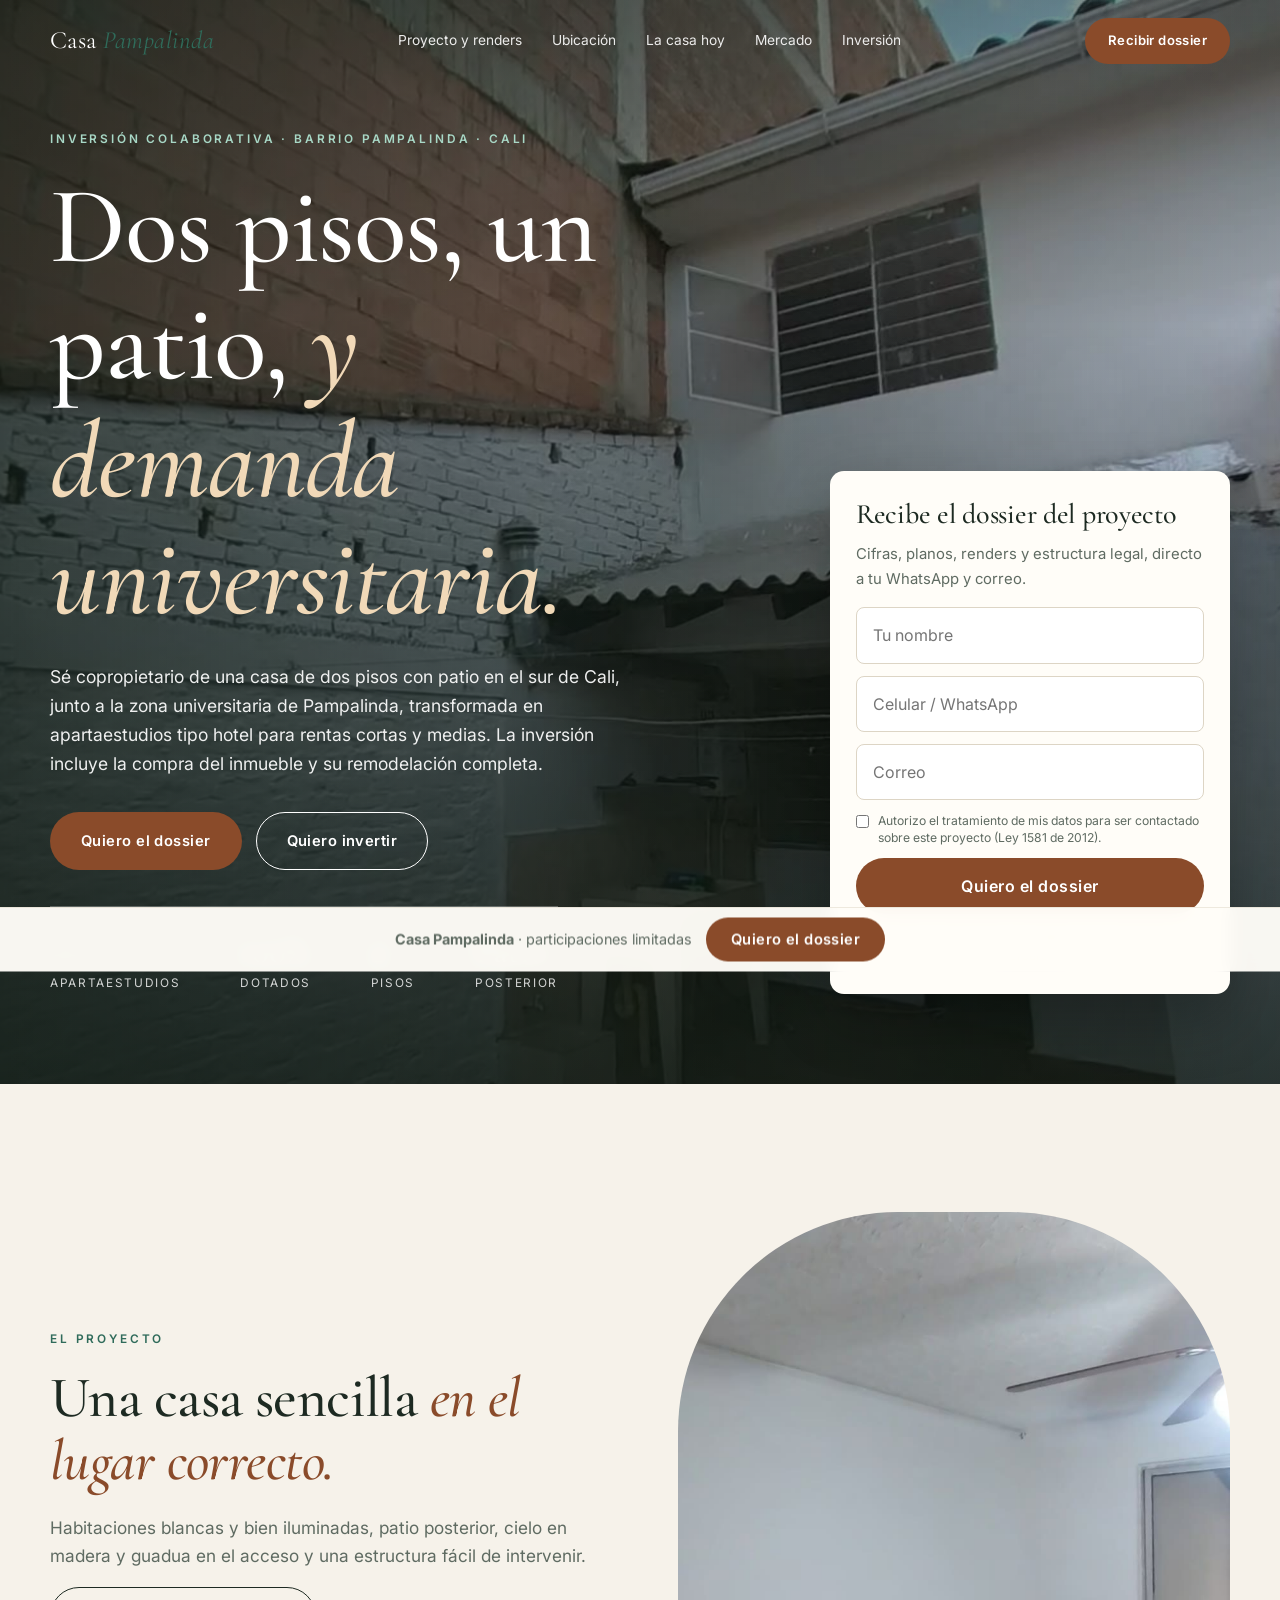
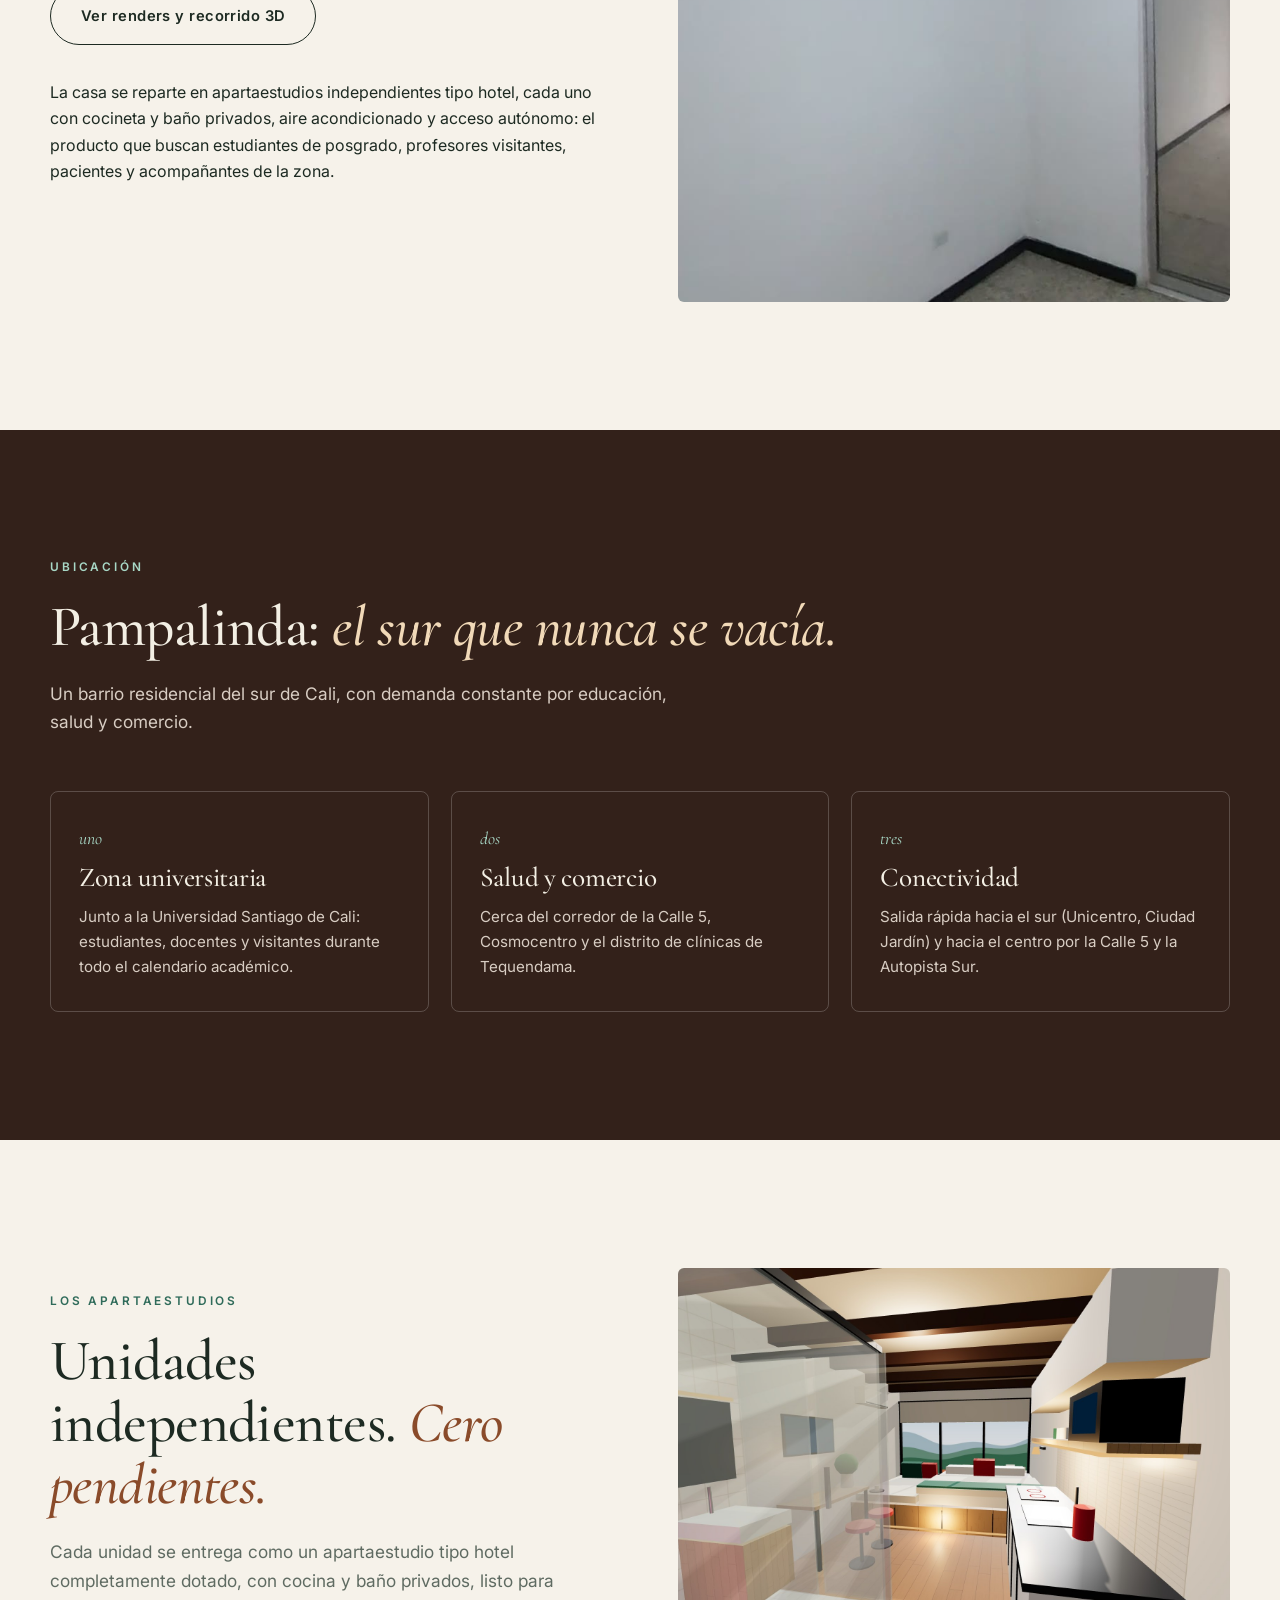
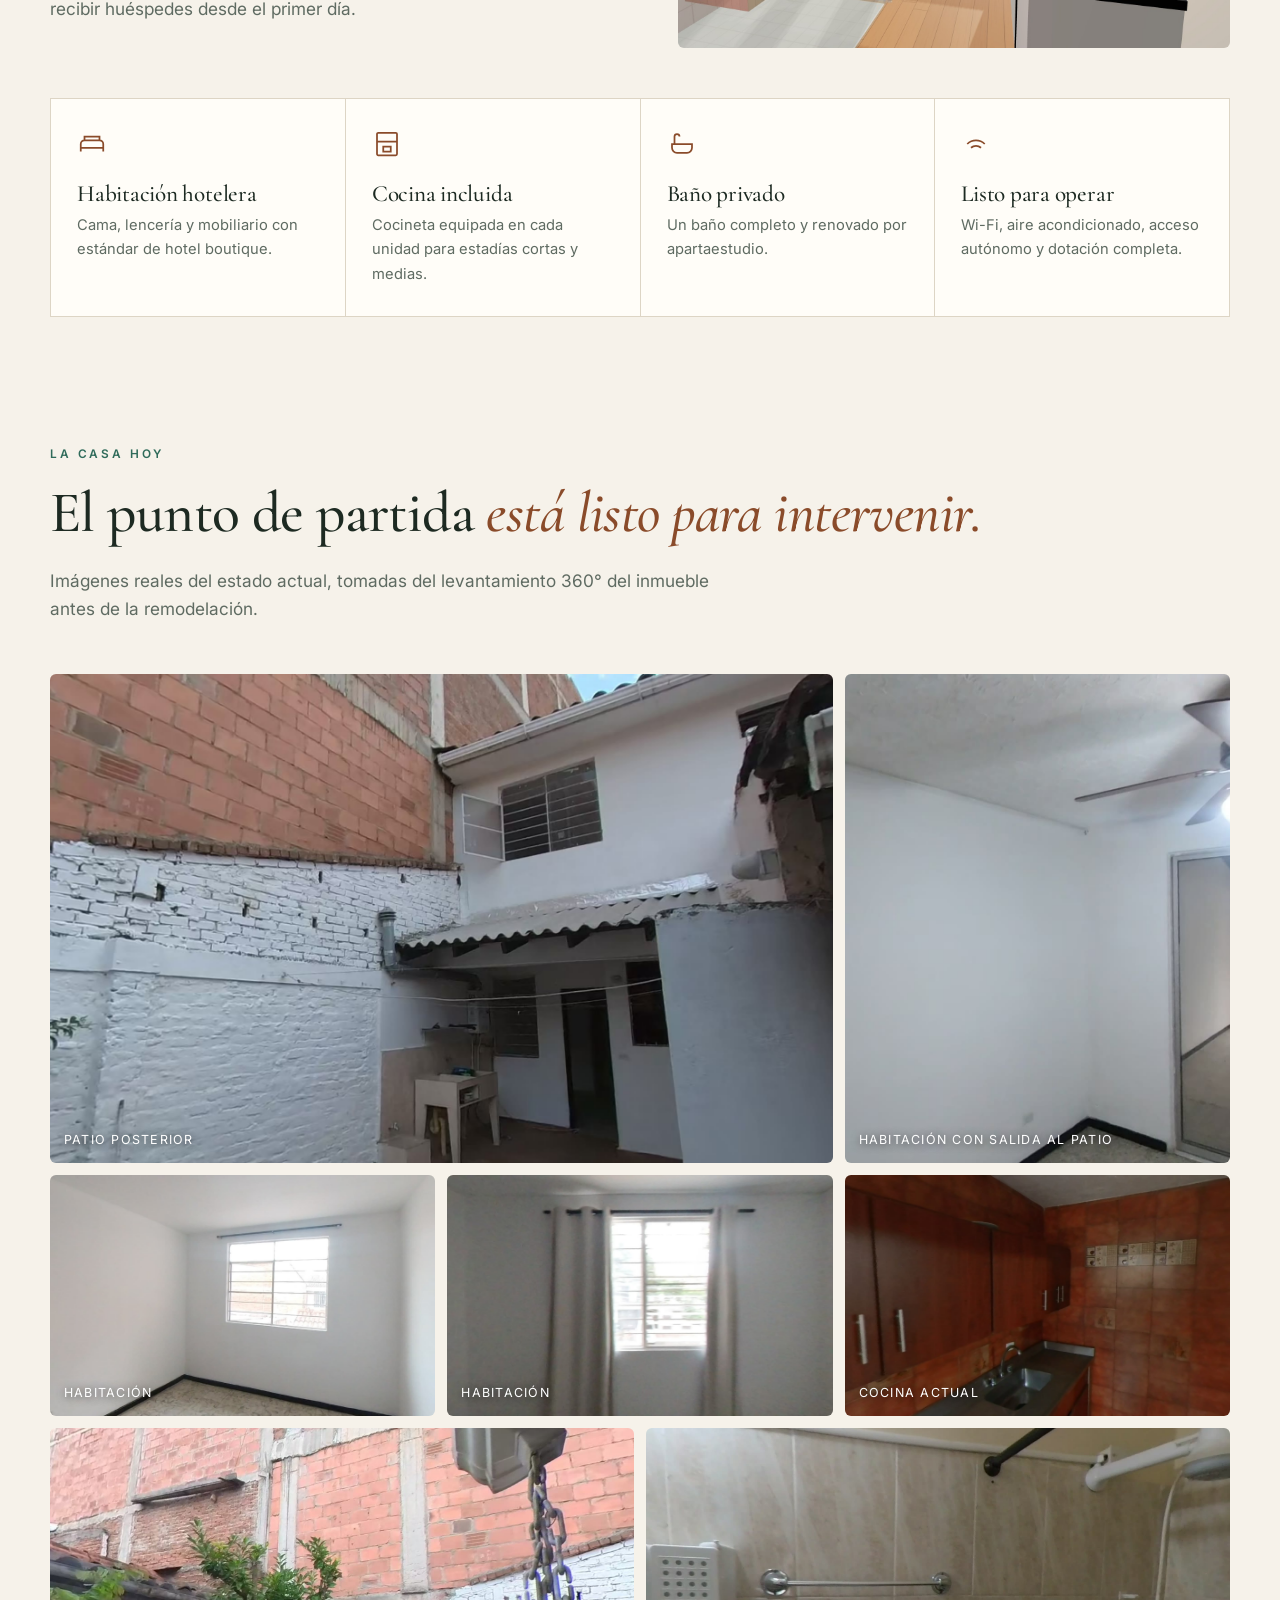
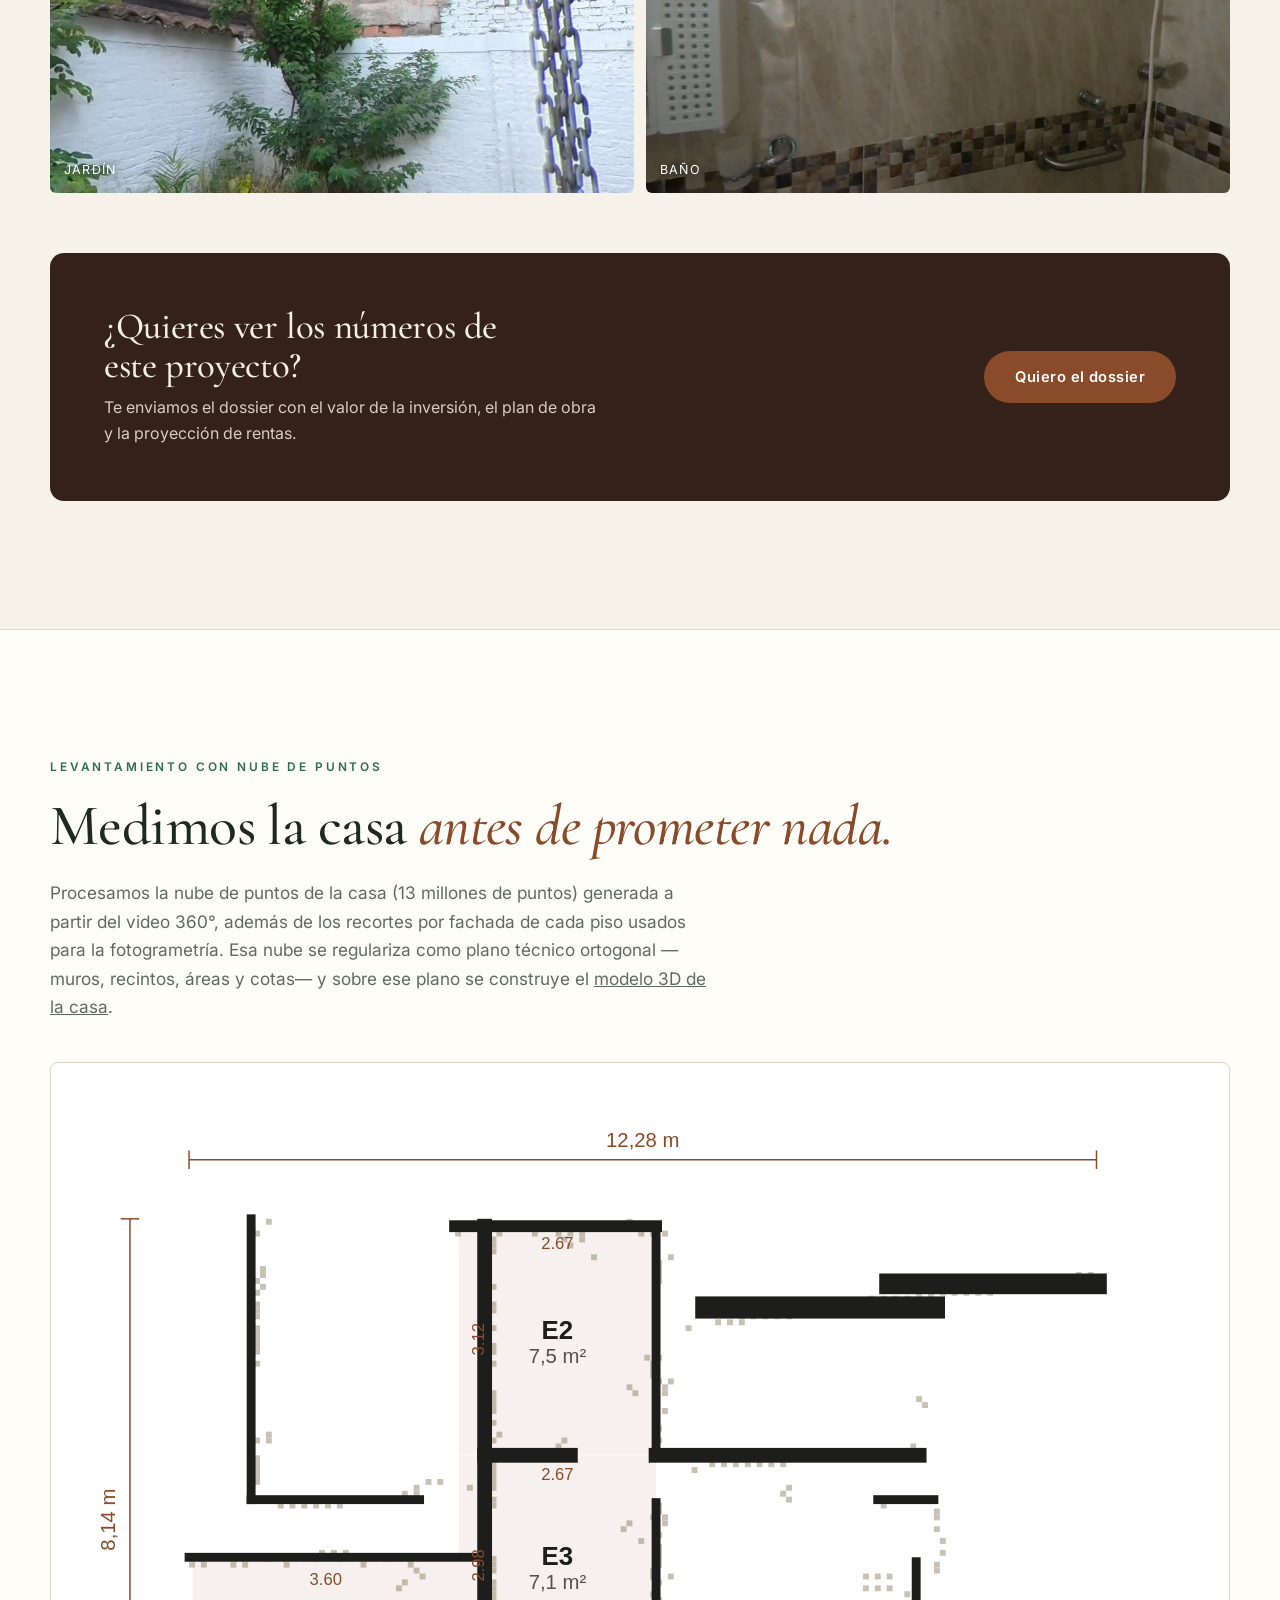
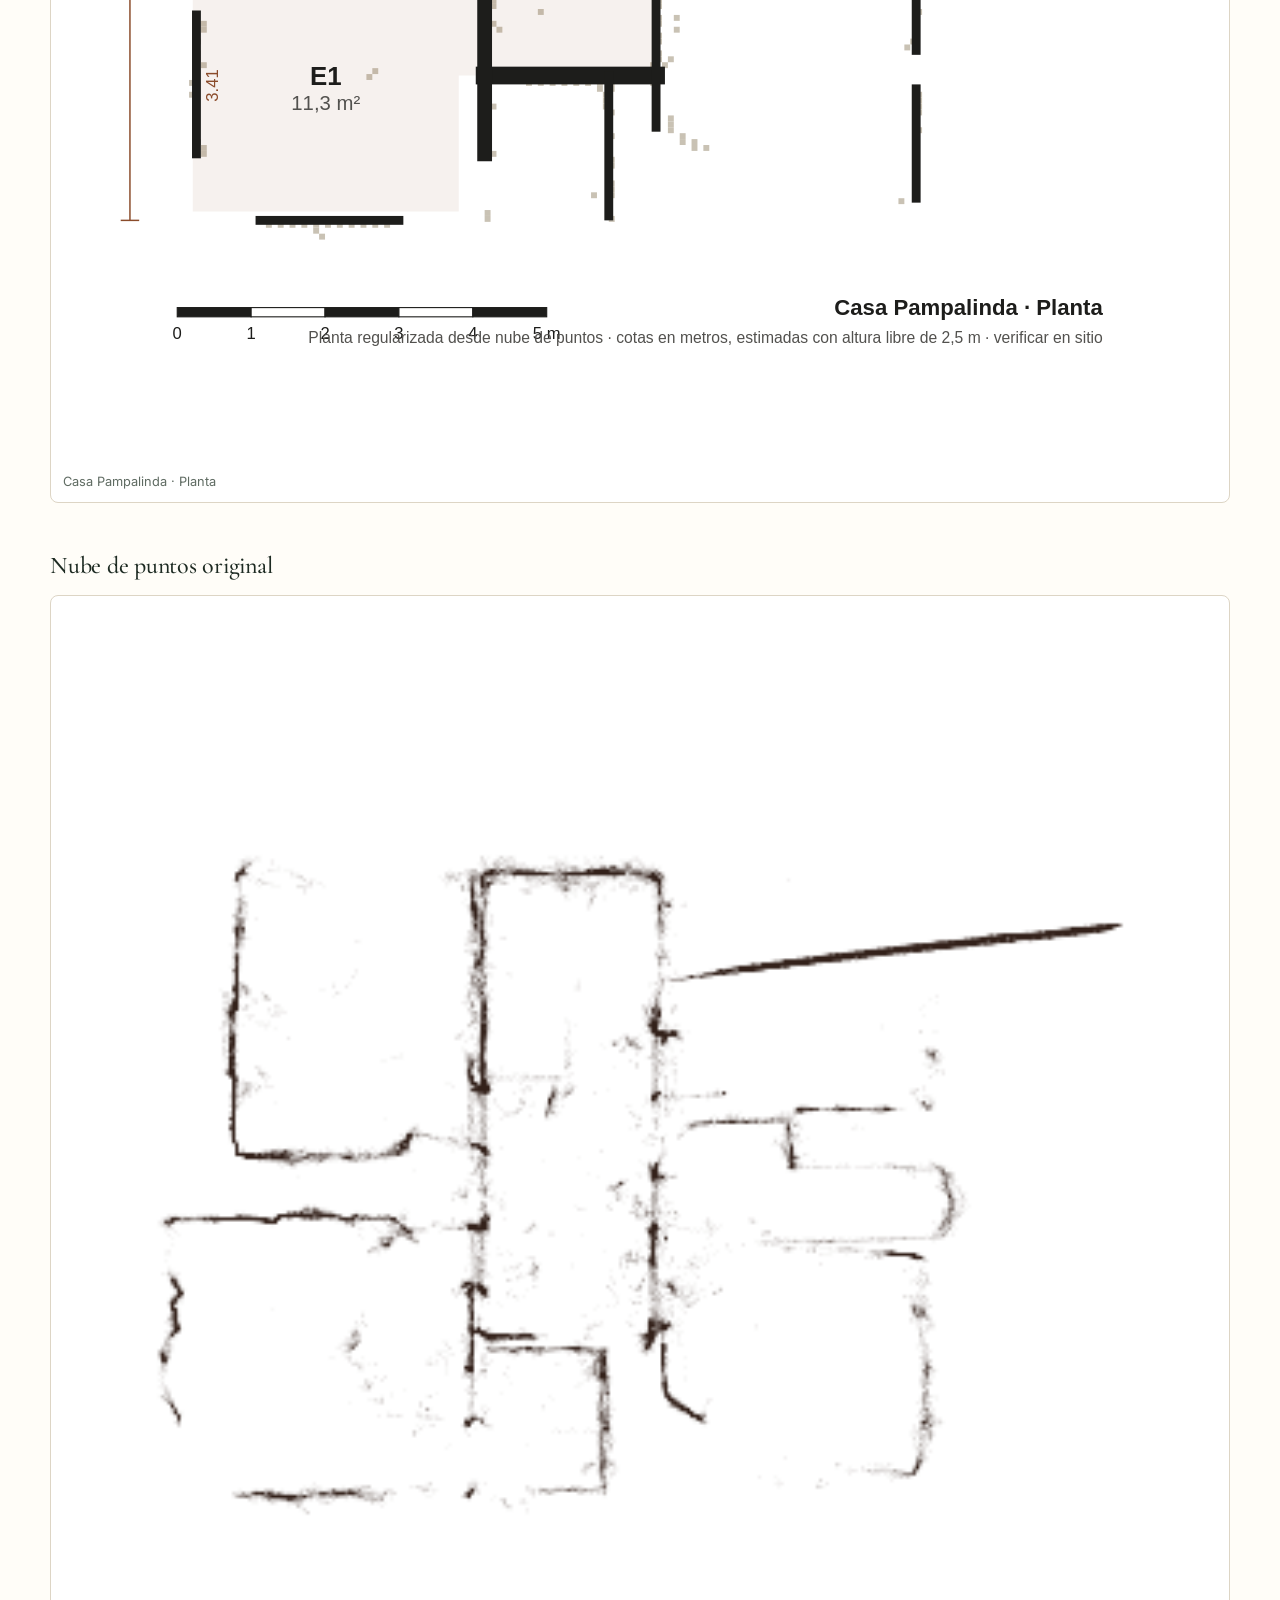
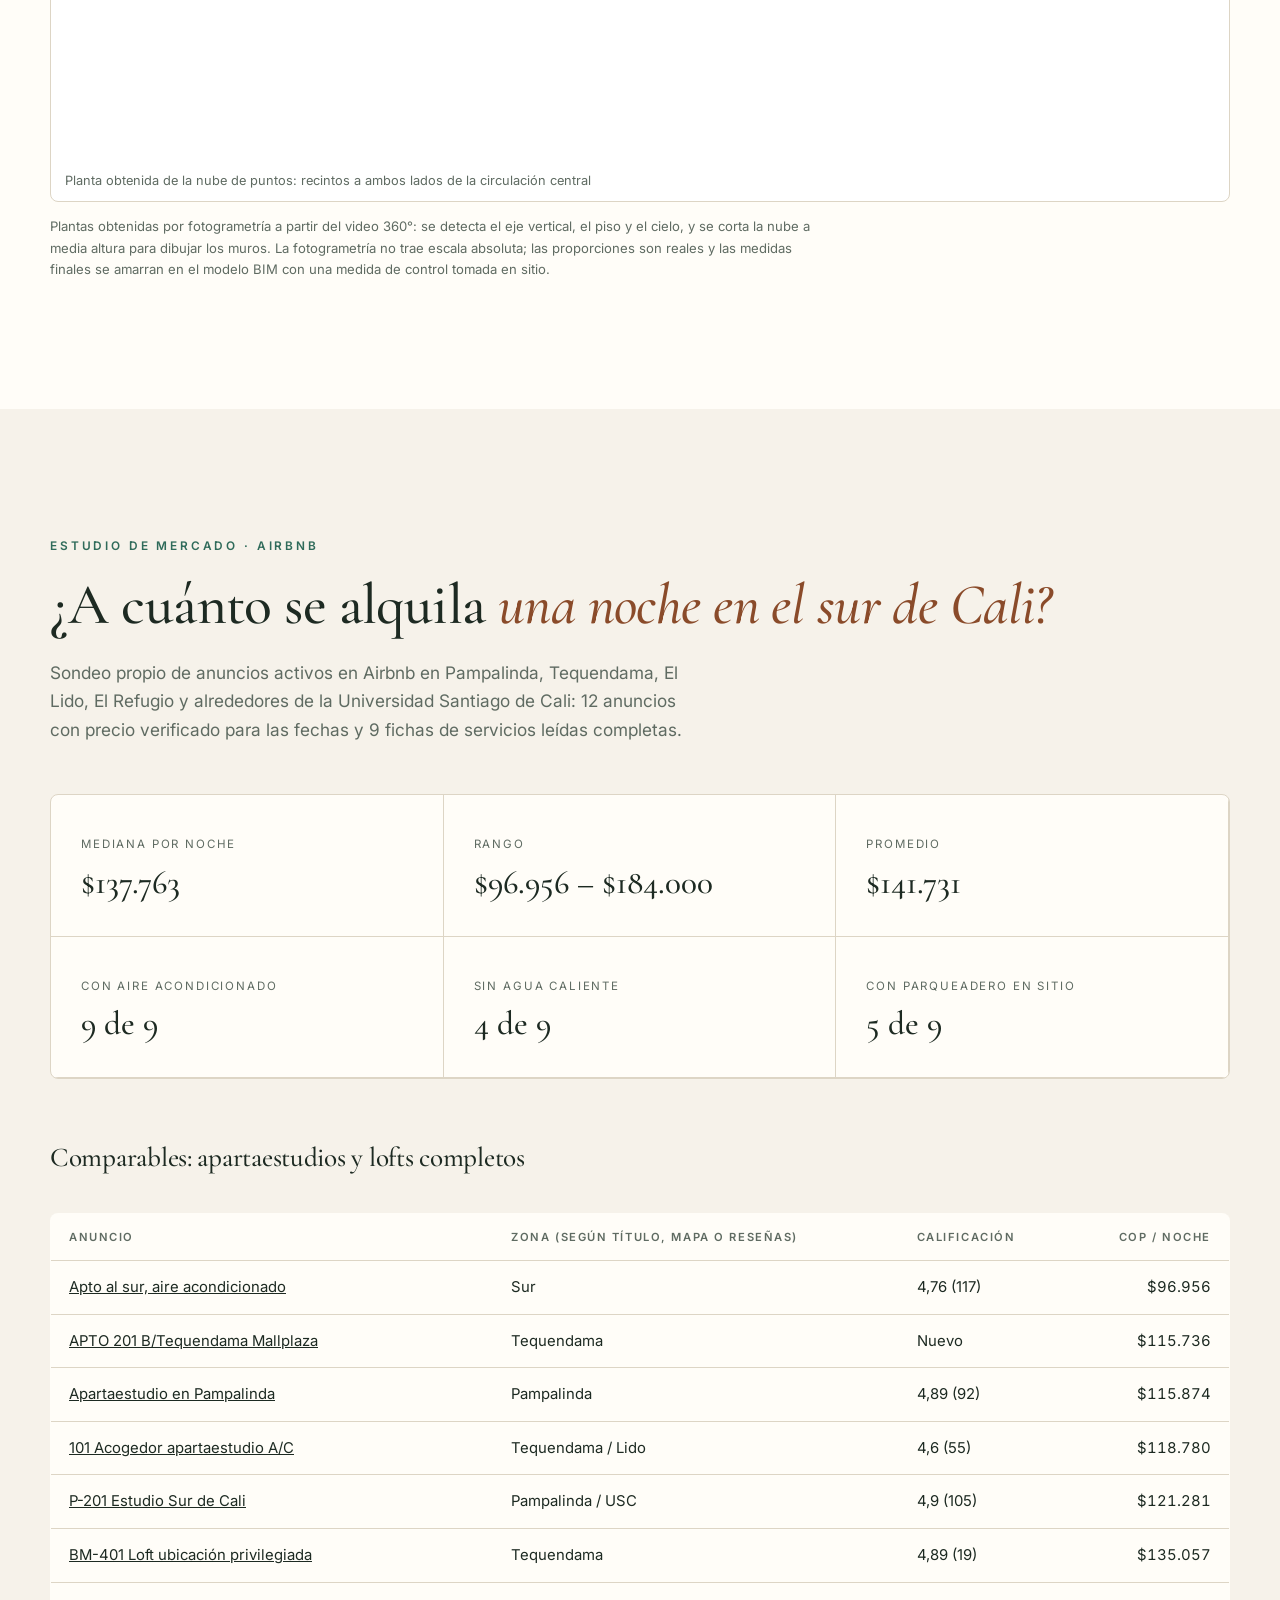
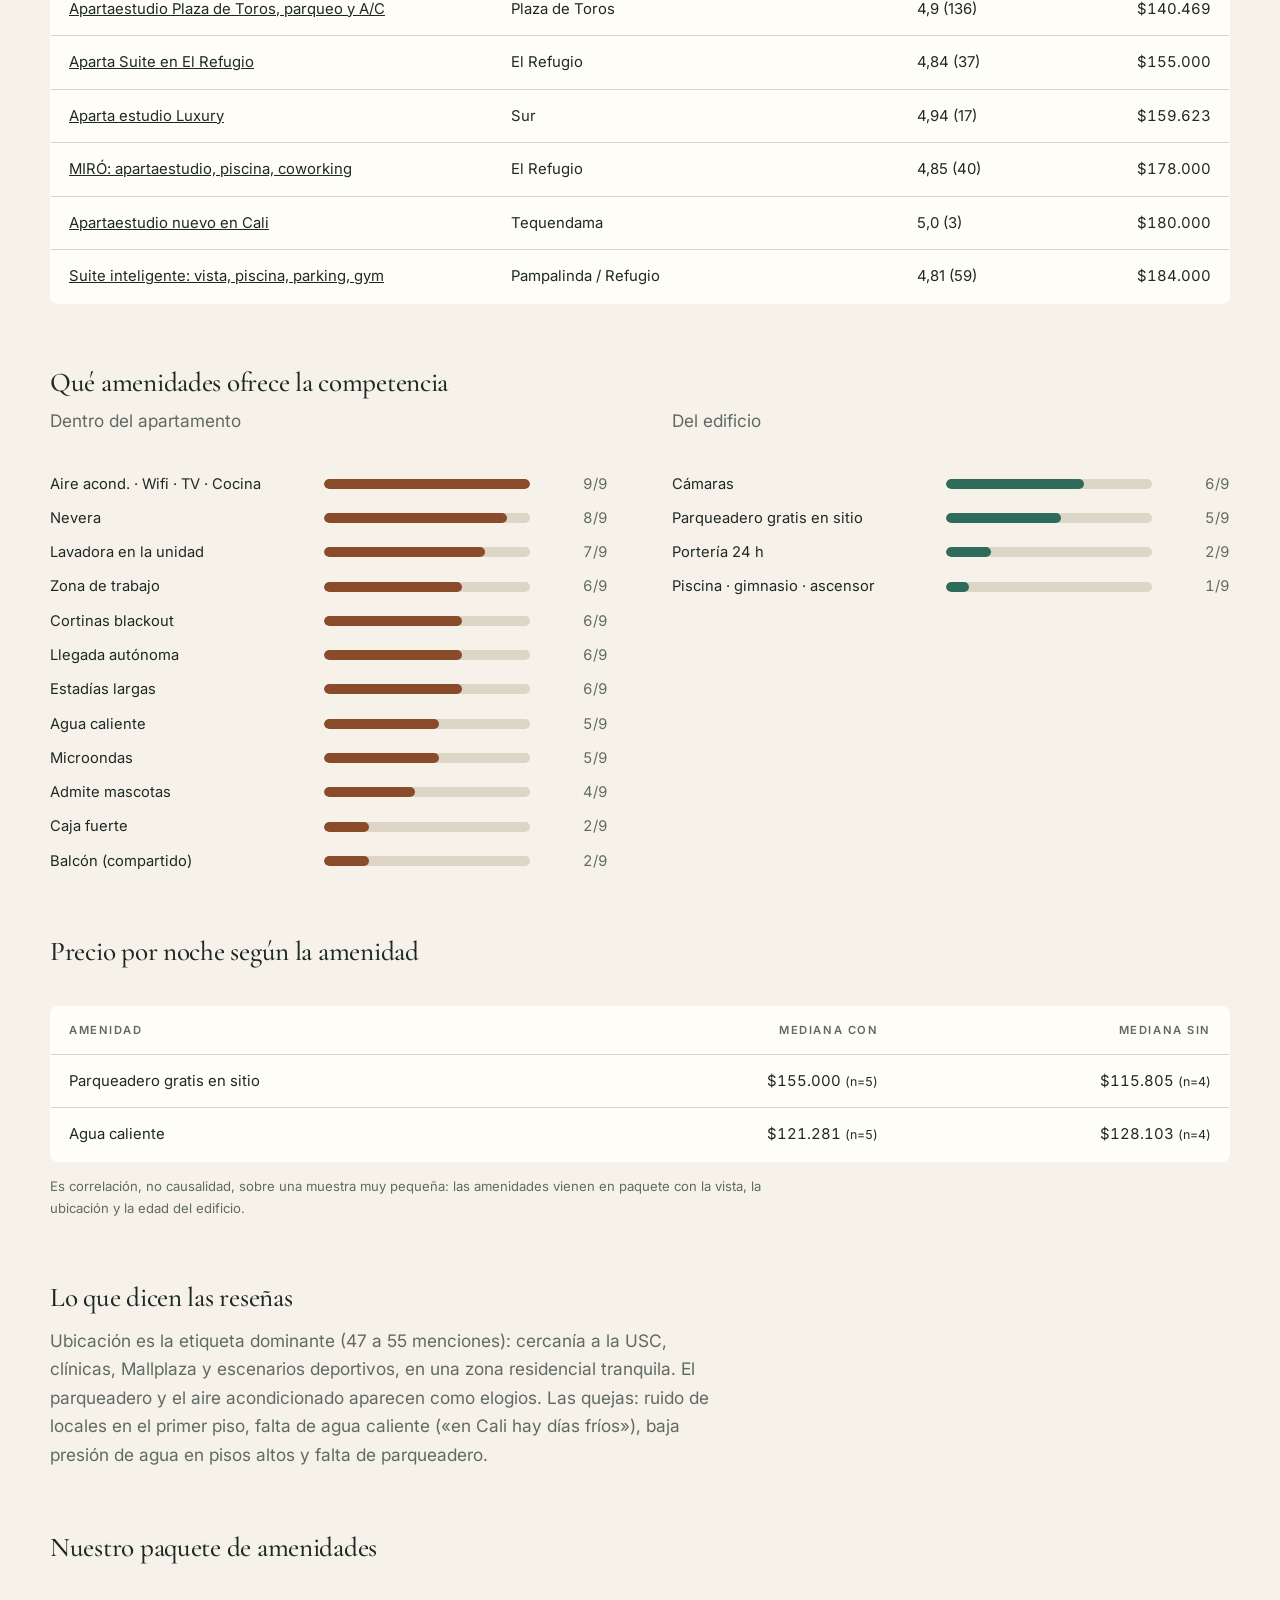
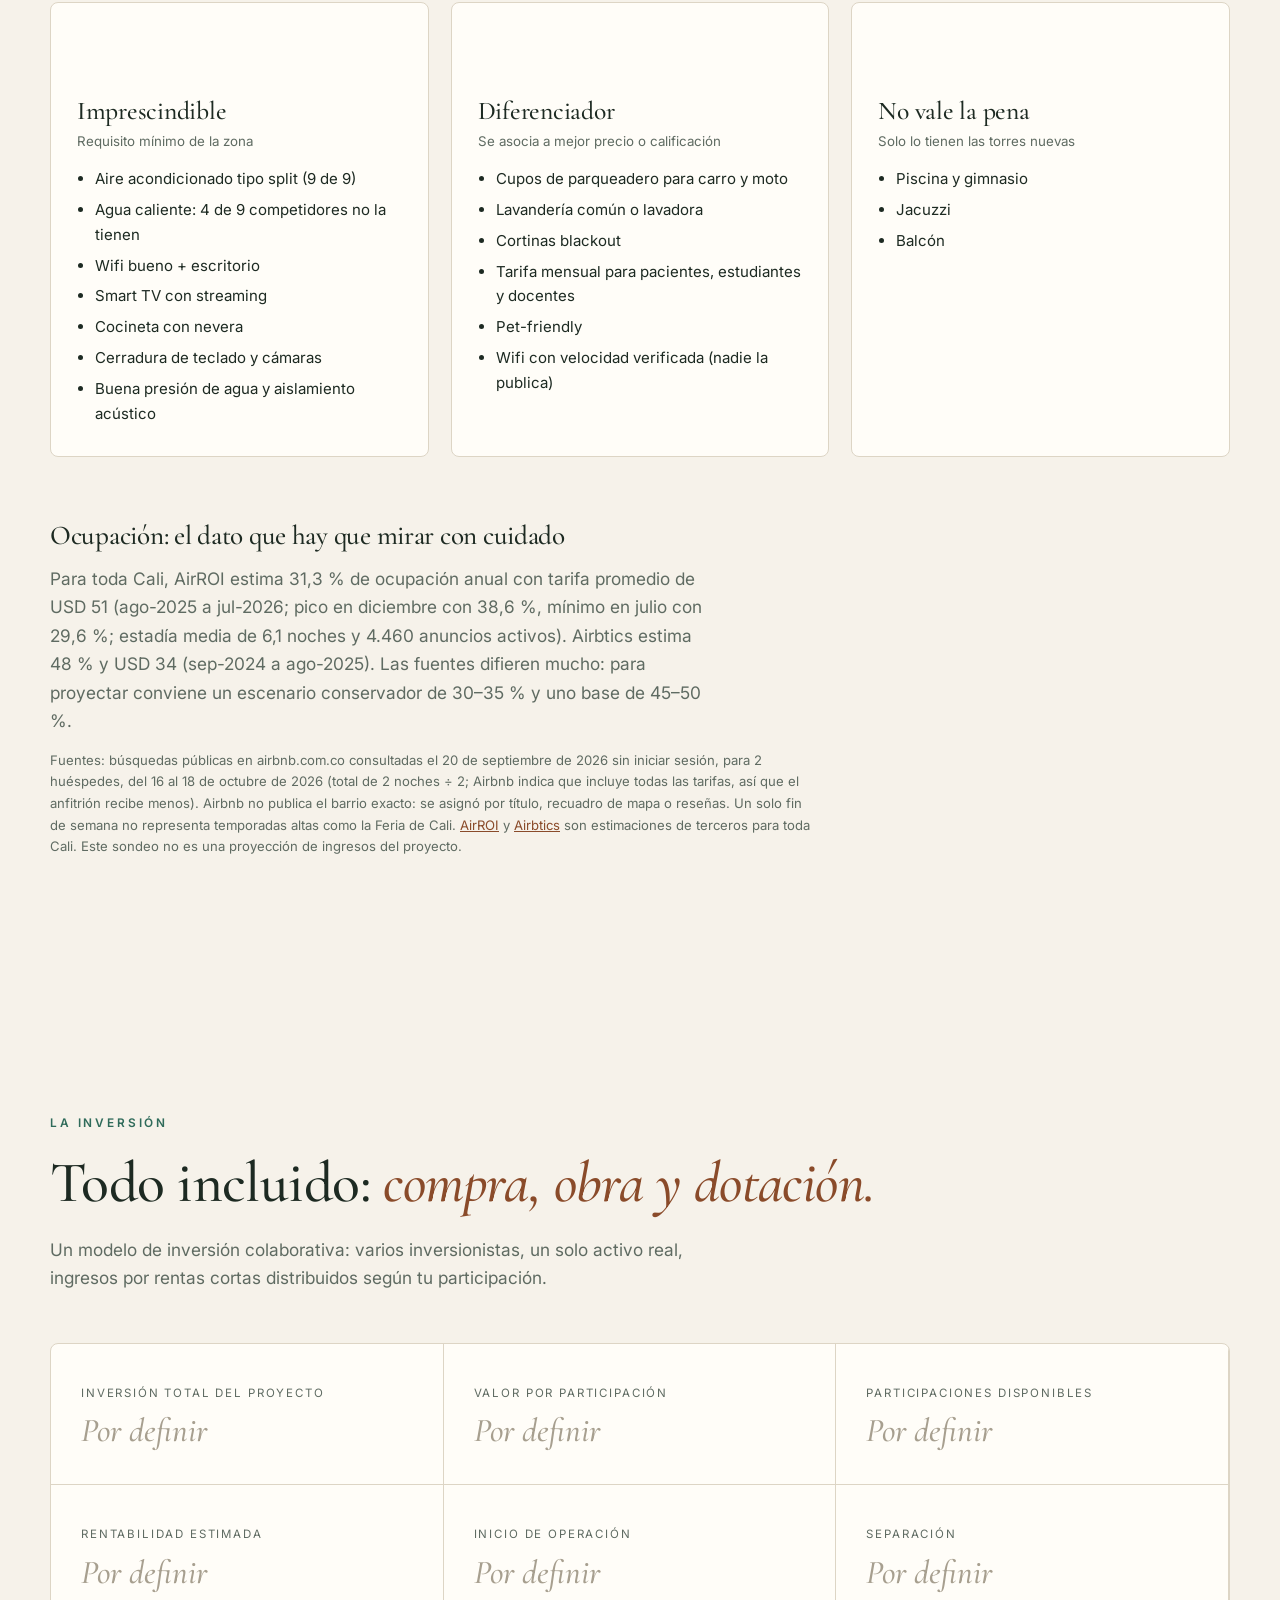
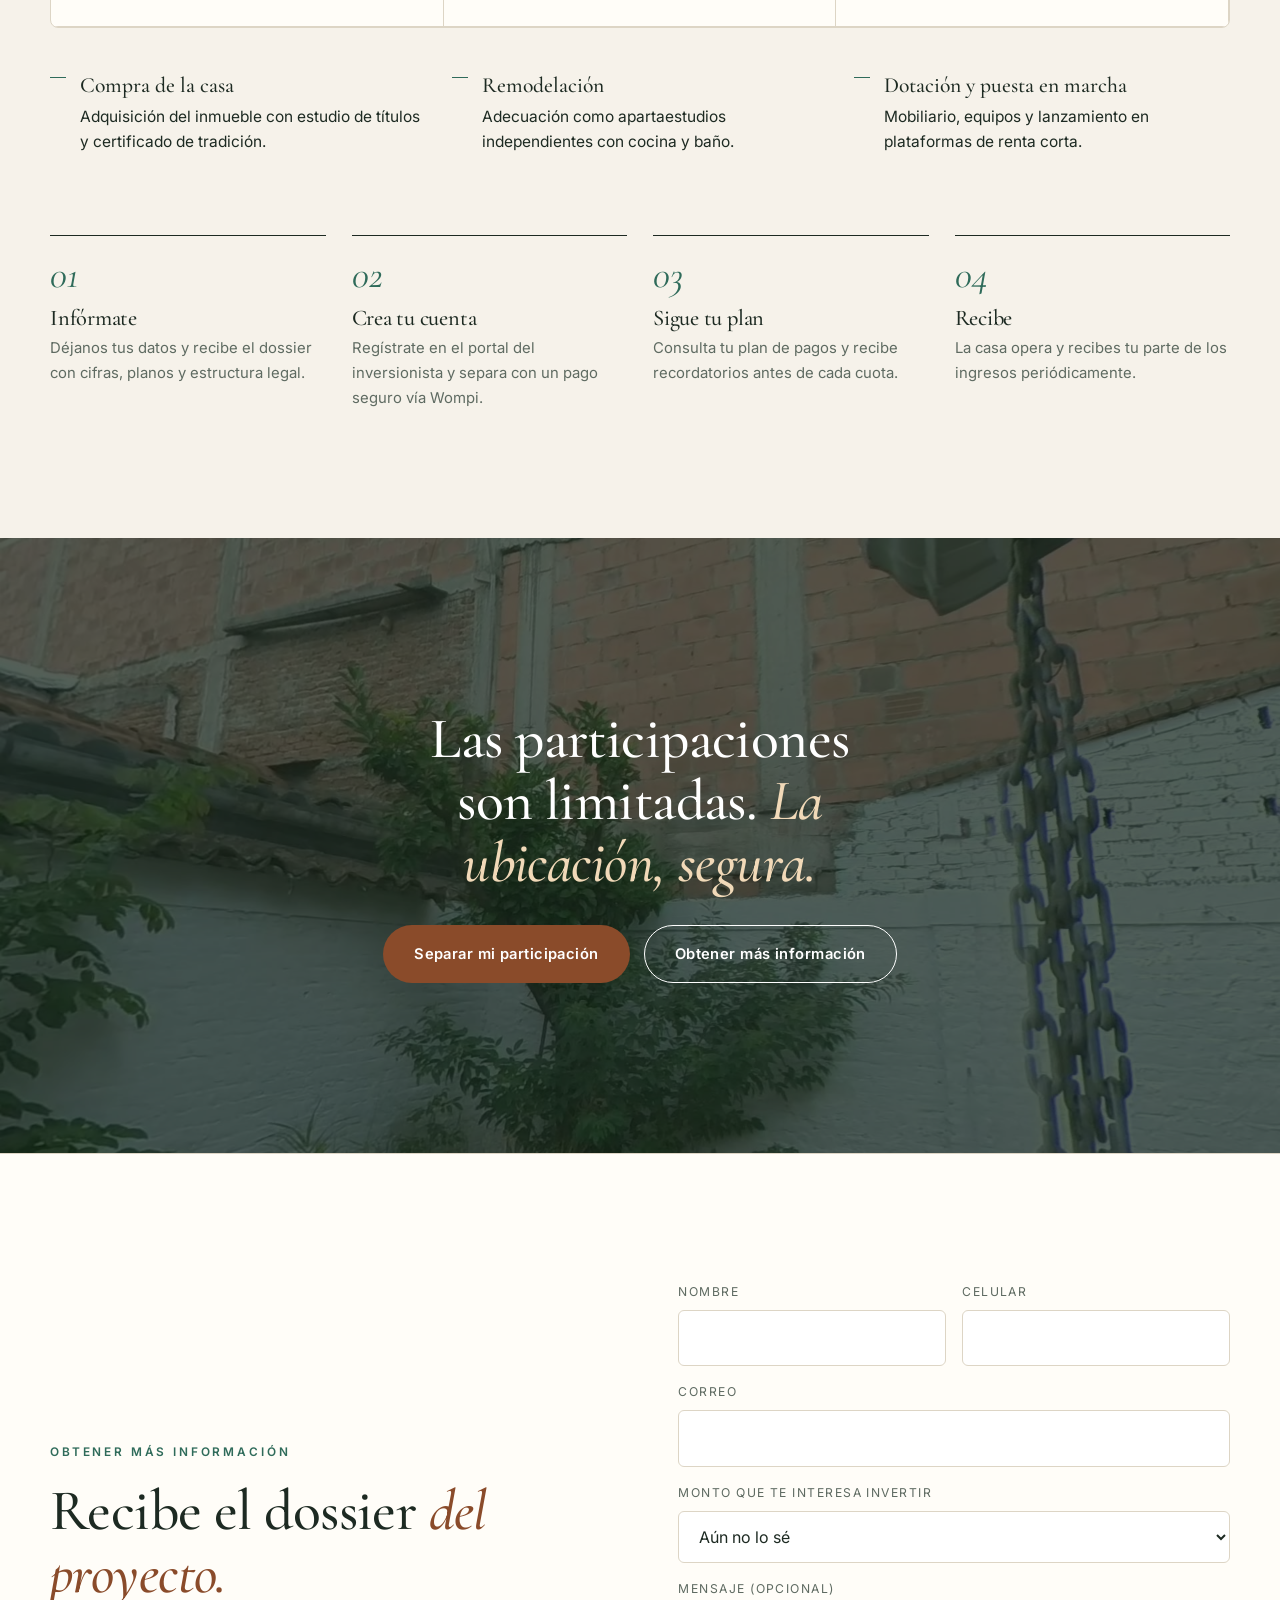
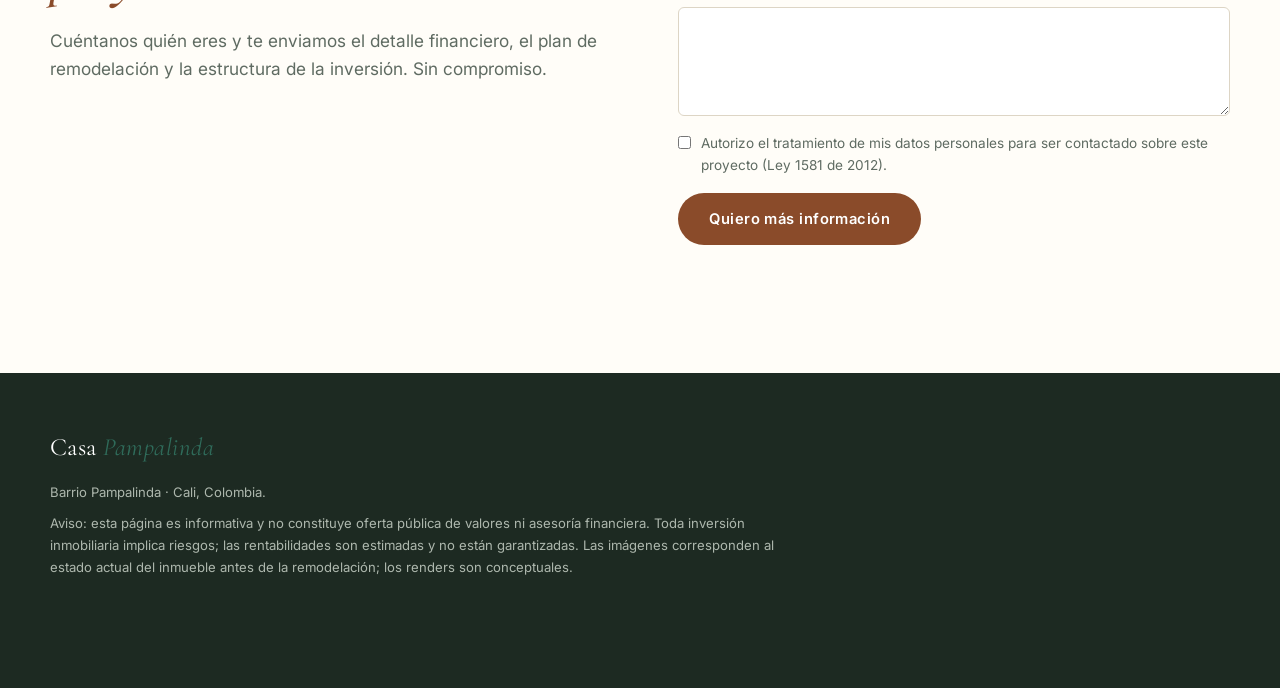
<file: index.html>
<!DOCTYPE html>
<html lang="es"><head><meta charset="utf-8"><meta name="viewport" content="width=device-width,initial-scale=1">
<title>Casa Pampalinda · Inversión colaborativa en rentas cortas · Cali</title><meta name="description" content="Invierte en Casa Pampalinda (sur de Cali): una casa de dos pisos con patio, junto a la zona universitaria, transformada en apartaestudios tipo hotel para rentas cortas y medias. Compra + remodelación incluidas."><meta property="og:title" content="Casa Pampalinda · Inversión colaborativa en rentas cortas · Cali"><meta property="og:image" content="assets/patio.jpg">
<link rel="preconnect" href="https://fonts.googleapis.com"><link rel="preconnect" href="https://fonts.gstatic.com" crossorigin><link href="https://fonts.googleapis.com/css2?family=Cormorant+Garamond:ital,wght@0,400;0,500;1,400;1,500&family=Inter:wght@400;500;600&display=swap" rel="stylesheet"><link rel="stylesheet" href="styles.css"></head><body>
<header class="nav" id="nav"><div class="wrap"><a class="brand" href="#top">Casa <span>Pampalinda</span></a>
<ul><li><a href="proyecto.html">Proyecto y renders</a></li><li><a href="#ubicacion">Ubicación</a></li><li><a href="#galeria">La casa hoy</a></li><li><a href="#mercado">Mercado</a></li><li><a href="#inversion">Inversión</a></li></ul>
<a class="btn btn-primary" href="invertir.html">Invertir</a></div></header>
<section class="hero" id="top"><div class="hero-media"><img src="assets/patio.jpg" alt="Casa Pampalinda"></div><div class="wrap">
<span class="eyebrow">Inversión colaborativa · Barrio Pampalinda · Cali</span><h1>Dos pisos, un patio, <em>y demanda universitaria.</em></h1><p>Sé copropietario de una casa de dos pisos con patio en el sur de Cali, junto a la zona universitaria de Pampalinda, transformada en apartaestudios tipo hotel para rentas cortas y medias. La inversión incluye la compra del inmueble y su remodelación completa.</p>
<div class="cta"><a class="btn btn-primary" href="invertir.html">Quiero invertir</a><a class="btn btn-ghost" href="#contacto">Obtener más información</a></div>
<div class="hero-facts"><div><b>—</b><small>Apartaestudios</small></div><div><b>100%</b><small>Dotados</small></div><div><b>2</b><small>Pisos</small></div><div><b>Patio</b><small>posterior</small></div></div></div></section>

<section id="proyecto"><div class="wrap split"><div class="reveal"><span class="eyebrow">El proyecto</span><h2>Una casa sencilla <em>en el lugar correcto.</em></h2><p class="lead">Habitaciones blancas y bien iluminadas, patio posterior, cielo en madera y guadua en el acceso y una estructura fácil de intervenir.</p>
<p><a class="btn btn-ghost btn-dark" href="proyecto.html" style="margin-bottom:18px">Ver renders y recorrido 3D</a></p><p>La casa se reparte en apartaestudios independientes tipo hotel, cada uno con cocineta y baño privados, aire acondicionado y acceso autónomo: el producto que buscan estudiantes de posgrado, profesores visitantes, pacientes y acompañantes de la zona.</p></div>
<div class="frame reveal"><img src="assets/hab-ventilador.jpg" alt="Casa Pampalinda" loading="lazy"></div></div></section>

<section class="dark" id="ubicacion"><div class="wrap"><div class="reveal"><span class="eyebrow">Ubicación</span><h2>Pampalinda: <em>el sur que nunca se vacía.</em></h2><p class="lead" style="margin-top:22px">Un barrio residencial del sur de Cali, con demanda constante por educación, salud y comercio.</p></div><div class="cards"><div class="card reveal"><span class="n">uno</span><h3>Zona universitaria</h3><p>Junto a la Universidad Santiago de Cali: estudiantes, docentes y visitantes durante todo el calendario académico.</p></div><div class="card reveal"><span class="n">dos</span><h3>Salud y comercio</h3><p>Cerca del corredor de la Calle 5, Cosmocentro y el distrito de clínicas de Tequendama.</p></div><div class="card reveal"><span class="n">tres</span><h3>Conectividad</h3><p>Salida rápida hacia el sur (Unicentro, Ciudad Jardín) y hacia el centro por la Calle 5 y la Autopista Sur.</p></div></div></div></section>

<section id="apartamentos"><div class="wrap"><div class="split"><div class="reveal"><span class="eyebrow">Los apartaestudios</span><h2>Unidades independientes. <em>Cero pendientes.</em></h2>
<p class="lead">Cada unidad se entrega como un apartaestudio tipo hotel completamente dotado, con cocina y baño privados, listo para recibir huéspedes desde el primer día.</p></div>
<div class="frame wide reveal"><img src="assets/render-acceso.jpg" alt="Render conceptual del apartaestudio tipo" loading="lazy"></div></div><div class="units"><div class="unit reveal"><svg viewBox="0 0 24 24"><path d="M3 18v-6a3 3 0 013-3h12a3 3 0 013 3v6M3 15h18M6 9V6h12v3"/></svg><h3>Habitación hotelera</h3><p>Cama, lencería y mobiliario con estándar de hotel boutique.</p></div><div class="unit reveal"><svg viewBox="0 0 24 24"><rect x="4" y="3" width="16" height="18" rx="1"/><path d="M4 10h16M8 6.5h0M12 6.5h0M9 14h6v4H9z"/></svg><h3>Cocina incluida</h3><p>Cocineta equipada en cada unidad para estadías cortas y medias.</p></div><div class="unit reveal"><svg viewBox="0 0 24 24"><path d="M4 12h16v3a4 4 0 01-4 4H8a4 4 0 01-4-4zM6 12V6a2 2 0 014 0"/></svg><h3>Baño privado</h3><p>Un baño completo y renovado por apartaestudio.</p></div><div class="unit reveal"><svg viewBox="0 0 24 24"><path d="M5 12a10 10 0 0114 0M8 15a6 6 0 018 0M12 18.5h0"/></svg><h3>Listo para operar</h3><p>Wi-Fi, aire acondicionado, acceso autónomo y dotación completa.</p></div></div></div></section>

<section id="galeria" style="padding-top:0"><div class="wrap"><div class="reveal"><span class="eyebrow">La casa hoy</span><h2>El punto de partida <em>está listo para intervenir.</em></h2>
<p class="lead" style="margin-top:22px">Imágenes reales del estado actual, tomadas del levantamiento 360° del inmueble antes de la remodelación.</p></div><div class="gallery"><figure class="w8 reveal"><img src="assets/patio.jpg" alt="Patio posterior" loading="lazy"><figcaption>Patio posterior</figcaption></figure><figure class=" reveal"><img src="assets/hab-ventilador.jpg" alt="Habitación con salida al patio" loading="lazy"><figcaption>Habitación con salida al patio</figcaption></figure><figure class=" reveal"><img src="assets/hab-1.jpg" alt="Habitación" loading="lazy"><figcaption>Habitación</figcaption></figure><figure class=" reveal"><img src="assets/hab-2.jpg" alt="Habitación" loading="lazy"><figcaption>Habitación</figcaption></figure><figure class=" reveal"><img src="assets/cocina.jpg" alt="Cocina actual" loading="lazy"><figcaption>Cocina actual</figcaption></figure><figure class="w6 reveal"><img src="assets/jardin.jpg" alt="Jardín" loading="lazy"><figcaption>Jardín</figcaption></figure><figure class="w6 reveal"><img src="assets/bano.jpg" alt="Baño" loading="lazy"><figcaption>Baño</figcaption></figure></div></div><div class="wrap"><div class="cta-block reveal"><div><h3>¿Quieres ver los números de este proyecto?</h3><p>Te enviamos el dossier con el valor de la inversión, el plan de obra y la proyección de rentas.</p></div><button class="btn btn-primary" data-lead="CTA galería">Quiero el dossier</button></div></div></section>

<section id="levantamiento" class="contact"><div class="wrap"><div class="reveal"><span class="eyebrow">Levantamiento con nube de puntos</span><h2>Medimos la casa <em>antes de prometer nada.</em></h2>
<p class="lead" style="margin-top:22px">Procesamos la nube de puntos de la casa (13 millones de puntos) generada a partir del video 360°, además de los recortes por fachada de cada piso usados para la fotogrametría. Esa nube se regulariza como plano técnico ortogonal —muros, recintos, áreas y cotas— y sobre ese plano se construye el <a href="proyecto.html#casa3d">modelo 3D de la casa</a>.</p></div><div class="plano"><figure class="reveal"><img src="assets/plano-casa.svg" alt="Casa Pampalinda · Planta" loading="lazy"><figcaption>Casa Pampalinda · Planta</figcaption></figure></div><h3 style="font-size:1.5rem;margin-top:50px">Nube de puntos original</h3><div class="cloud" style="margin-top:16px"><figure class="reveal"><img src="assets/nube-1.png" alt="Planta obtenida de la nube de puntos: recintos a ambos lados de la circulación central" loading="lazy"><figcaption>Planta obtenida de la nube de puntos: recintos a ambos lados de la circulación central</figcaption></figure></div><p class="src" style="font-size:.82rem;color:var(--muted);margin-top:14px;max-width:95ch">Plantas obtenidas por fotogrametría a partir del video 360°: se detecta el eje vertical, el piso y el cielo, y se corta la nube a media altura para dibujar los muros. La fotogrametría no trae escala absoluta; las proporciones son reales y las medidas finales se amarran en el modelo BIM con una medida de control tomada en sitio.</p></div></section>

<section class="market" id="mercado"><div class="wrap"><div class="reveal"><span class="eyebrow">Estudio de mercado · Airbnb</span><h2>¿A cuánto se alquila <em>una noche en el sur de Cali?</em></h2>
<p class="lead" style="margin-top:22px">Sondeo propio de anuncios activos en Airbnb en Pampalinda, Tequendama, El Lido, El Refugio y alrededores de la Universidad Santiago de Cali: 12 anuncios con precio verificado para las fechas y 9 fichas de servicios leídas completas.</p></div>
<div class="figures reveal"><div><small>Mediana por noche</small><b>$137.763</b></div><div><small>Rango</small><b>$96.956 – $184.000</b></div><div><small>Promedio</small><b>$141.731</b></div><div><small>Con aire acondicionado</small><b>9 de 9</b></div><div><small>Sin agua caliente</small><b>4 de 9</b></div><div><small>Con parqueadero en sitio</small><b>5 de 9</b></div></div>
<h3 class="reveal">Comparables: apartaestudios y lofts completos</h3><div class="scroll reveal"><table><thead><tr><th>Anuncio</th><th>Zona (según título, mapa o reseñas)</th><th>Calificación</th><th class="num">COP / noche</th></tr></thead><tbody><tr><td><a href="https://www.airbnb.com.co/rooms/1396609800357875391" target="_blank" rel="noopener">Apto al sur, aire acondicionado</a></td><td>Sur</td><td>4,76 (117)</td><td class="num">$96.956</td></tr><tr><td><a href="https://www.airbnb.com.co/rooms/1751756176548431130" target="_blank" rel="noopener">APTO 201 B/Tequendama Mallplaza</a></td><td>Tequendama</td><td>Nuevo</td><td class="num">$115.736</td></tr><tr><td><a href="https://www.airbnb.com.co/rooms/53033711" target="_blank" rel="noopener">Apartaestudio en Pampalinda</a></td><td>Pampalinda</td><td>4,89 (92)</td><td class="num">$115.874</td></tr><tr><td><a href="https://www.airbnb.com.co/rooms/54032065" target="_blank" rel="noopener">101 Acogedor apartaestudio A/C</a></td><td>Tequendama / Lido</td><td>4,6 (55)</td><td class="num">$118.780</td></tr><tr><td><a href="https://www.airbnb.com.co/rooms/731168549299706741" target="_blank" rel="noopener">P-201 Estudio Sur de Cali</a></td><td>Pampalinda / USC</td><td>4,9 (105)</td><td class="num">$121.281</td></tr><tr><td><a href="https://www.airbnb.com.co/rooms/1268469310107398528" target="_blank" rel="noopener">BM-401 Loft ubicación privilegiada</a></td><td>Tequendama</td><td>4,89 (19)</td><td class="num">$135.057</td></tr><tr><td><a href="https://www.airbnb.com.co/rooms/772317519480827126" target="_blank" rel="noopener">Apartaestudio Plaza de Toros, parqueo y A/C</a></td><td>Plaza de Toros</td><td>4,9 (136)</td><td class="num">$140.469</td></tr><tr><td><a href="https://www.airbnb.com.co/rooms/1581483416406396156" target="_blank" rel="noopener">Aparta Suite en El Refugio</a></td><td>El Refugio</td><td>4,84 (37)</td><td class="num">$155.000</td></tr><tr><td><a href="https://www.airbnb.com.co/rooms/1523305586860567442" target="_blank" rel="noopener">Aparta estudio Luxury</a></td><td>Sur</td><td>4,94 (17)</td><td class="num">$159.623</td></tr><tr><td><a href="https://www.airbnb.com.co/rooms/1297979437339757305" target="_blank" rel="noopener">MIRÓ: apartaestudio, piscina, coworking</a></td><td>El Refugio</td><td>4,85 (40)</td><td class="num">$178.000</td></tr><tr><td><a href="https://www.airbnb.com.co/rooms/1723518180034537598" target="_blank" rel="noopener">Apartaestudio nuevo en Cali</a></td><td>Tequendama</td><td>5,0 (3)</td><td class="num">$180.000</td></tr><tr><td><a href="https://www.airbnb.com.co/rooms/1273541803692723831" target="_blank" rel="noopener">Suite inteligente: vista, piscina, parking, gym</a></td><td>Pampalinda / Refugio</td><td>4,81 (59)</td><td class="num">$184.000</td></tr></tbody></table></div>
<h3 class="reveal">Qué amenidades ofrece la competencia</h3><div class="cols2 reveal" style="margin-top:10px"><div><p class="lead">Dentro del apartamento</p><div class="bars"><div class="bar "><span>Aire acond. · Wifi · TV · Cocina</span><i style="--p:100%"></i><span>9/9</span></div><div class="bar "><span>Nevera</span><i style="--p:89%"></i><span>8/9</span></div><div class="bar "><span>Lavadora en la unidad</span><i style="--p:78%"></i><span>7/9</span></div><div class="bar "><span>Zona de trabajo</span><i style="--p:67%"></i><span>6/9</span></div><div class="bar "><span>Cortinas blackout</span><i style="--p:67%"></i><span>6/9</span></div><div class="bar "><span>Llegada autónoma</span><i style="--p:67%"></i><span>6/9</span></div><div class="bar "><span>Estadías largas</span><i style="--p:67%"></i><span>6/9</span></div><div class="bar "><span>Agua caliente</span><i style="--p:56%"></i><span>5/9</span></div><div class="bar "><span>Microondas</span><i style="--p:56%"></i><span>5/9</span></div><div class="bar "><span>Admite mascotas</span><i style="--p:44%"></i><span>4/9</span></div><div class="bar "><span>Caja fuerte</span><i style="--p:22%"></i><span>2/9</span></div><div class="bar "><span>Balcón (compartido)</span><i style="--p:22%"></i><span>2/9</span></div></div></div><div><p class="lead">Del edificio</p><div class="bars"><div class="bar b"><span>Cámaras</span><i style="--p:67%"></i><span>6/9</span></div><div class="bar b"><span>Parqueadero gratis en sitio</span><i style="--p:56%"></i><span>5/9</span></div><div class="bar b"><span>Portería 24 h</span><i style="--p:22%"></i><span>2/9</span></div><div class="bar b"><span>Piscina · gimnasio · ascensor</span><i style="--p:11%"></i><span>1/9</span></div></div></div></div>
<h3 class="reveal">Precio por noche según la amenidad</h3><div class="scroll reveal"><table><thead><tr><th>Amenidad</th><th class="num">Mediana con</th><th class="num">Mediana sin</th></tr></thead><tbody><tr><td>Parqueadero gratis en sitio</td><td class="num">$155.000 <small>(n=5)</small></td><td class="num">$115.805 <small>(n=4)</small></td></tr><tr><td>Agua caliente</td><td class="num">$121.281 <small>(n=5)</small></td><td class="num">$128.103 <small>(n=4)</small></td></tr></tbody></table></div>
<p class="src reveal">Es correlación, no causalidad, sobre una muestra muy pequeña: las amenidades vienen en paquete con la vista, la ubicación y la edad del edificio.</p>
<h3 class="reveal">Lo que dicen las reseñas</h3><p class="lead reveal" style="margin-top:14px">Ubicación es la etiqueta dominante (47 a 55 menciones): cercanía a la USC, clínicas, Mallplaza y escenarios deportivos, en una zona residencial tranquila. El parqueadero y el aire acondicionado aparecen como elogios. Las quejas: ruido de locales en el primer piso, falta de agua caliente («en Cali hay días fríos»), baja presión de agua en pisos altos y falta de parqueadero.</p>
<h3 class="reveal">Nuestro paquete de amenidades</h3><div class="pack reveal"><div><h3>Imprescindible</h3><small>Requisito mínimo de la zona</small><ul><li>Aire acondicionado tipo split (9 de 9)</li><li>Agua caliente: 4 de 9 competidores no la tienen</li><li>Wifi bueno + escritorio</li><li>Smart TV con streaming</li><li>Cocineta con nevera</li><li>Cerradura de teclado y cámaras</li><li>Buena presión de agua y aislamiento acústico</li></ul></div><div><h3>Diferenciador</h3><small>Se asocia a mejor precio o calificación</small><ul><li>Cupos de parqueadero para carro y moto</li><li>Lavandería común o lavadora</li><li>Cortinas blackout</li><li>Tarifa mensual para pacientes, estudiantes y docentes</li><li>Pet-friendly</li><li>Wifi con velocidad verificada (nadie la publica)</li></ul></div><div><h3>No vale la pena</h3><small>Solo lo tienen las torres nuevas</small><ul><li>Piscina y gimnasio</li><li>Jacuzzi</li><li>Balcón</li></ul></div></div>
<h3 class="reveal">Ocupación: el dato que hay que mirar con cuidado</h3><p class="lead reveal" style="margin-top:14px">Para toda Cali, AirROI estima 31,3 % de ocupación anual con tarifa promedio de USD 51 (ago-2025 a jul-2026; pico en diciembre con 38,6 %, mínimo en julio con 29,6 %; estadía media de 6,1 noches y 4.460 anuncios activos). Airbtics estima 48 % y USD 34 (sep-2024 a ago-2025). Las fuentes difieren mucho: para proyectar conviene un escenario conservador de 30–35 % y uno base de 45–50 %.</p>
<p class="src reveal">Fuentes: búsquedas públicas en airbnb.com.co consultadas el 20 de septiembre de 2026 sin iniciar sesión, para 2 huéspedes, del 16 al 18 de octubre de 2026 (total de 2 noches ÷ 2; Airbnb indica que incluye todas las tarifas, así que el anfitrión recibe menos). Airbnb no publica el barrio exacto: se asignó por título, recuadro de mapa o reseñas. Un solo fin de semana no representa temporadas altas como la Feria de Cali. <a href="https://www.airroi.com/report/world/colombia/valle-del-cauca/cali" target="_blank" rel="noopener">AirROI</a> y <a href="https://airbtics.com/annual-airbnb-revenue-in-cali-columbia/" target="_blank" rel="noopener">Airbtics</a> son estimaciones de terceros para toda Cali. Este sondeo no es una proyección de ingresos del proyecto.</p></div></section>

<section id="inversion"><div class="wrap"><div class="reveal"><span class="eyebrow">La inversión</span><h2>Todo incluido: <em>compra, obra y dotación.</em></h2>
<p class="lead" style="margin-top:22px">Un modelo de inversión colaborativa: varios inversionistas, un solo activo real, ingresos por rentas cortas distribuidos según tu participación.</p></div>
<div class="figures reveal"><div><small>Inversión total del proyecto</small><b data-cfg="inversionTotal"></b></div><div><small>Valor por participación</small><b data-cfg="valorParticipacion"></b></div><div><small>Participaciones disponibles</small><b data-cfg="numeroParticipaciones"></b></div>
<div><small>Rentabilidad estimada</small><b data-cfg="rentabilidadEstimada"></b></div><div><small>Inicio de operación</small><b data-cfg="inicioOperacion"></b></div><div><small>Separación</small><b data-cfg="valorSeparacion"></b></div></div>
<ul class="includes reveal" style="padding:0"><li><b>Compra de la casa</b>Adquisición del inmueble con estudio de títulos y certificado de tradición.</li><li><b>Remodelación</b>Adecuación como  apartaestudios independientes con cocina y baño.</li><li><b>Dotación y puesta en marcha</b>Mobiliario, equipos y lanzamiento en plataformas de renta corta.</li></ul>
<ol class="steps reveal" style="padding:0;margin-top:80px"><li><h3>Infórmate</h3><p>Déjanos tus datos y recibe el dossier con cifras, planos y estructura legal.</p></li><li><h3>Crea tu cuenta</h3><p>Regístrate en el portal del inversionista y separa con un pago seguro vía Wompi.</p></li><li><h3>Sigue tu plan</h3><p>Consulta tu plan de pagos y recibe recordatorios antes de cada cuota.</p></li><li><h3>Recibe</h3><p>La casa opera y recibes tu parte de los ingresos periódicamente.</p></li></ol></div></section>

<section class="band"><img src="assets/jardin.jpg" alt="" loading="lazy"><div class="wrap reveal"><h2>Las participaciones son limitadas. <em>La ubicación, segura.</em></h2>
<div class="cta"><a class="btn btn-primary" href="invertir.html">Separar mi participación</a><a class="btn btn-ghost" href="#contacto">Obtener más información</a></div></div></section>

<section id="contacto" class="contact"><div class="wrap split"><div class="reveal"><span class="eyebrow">Obtener más información</span><h2>Recibe el dossier <em>del proyecto.</em></h2>
<p class="lead">Cuéntanos quién eres y te enviamos el detalle financiero, el plan de remodelación y la estructura de la inversión. Sin compromiso.</p></div>
<form id="infoForm" class="reveal"><div class="row"><label>Nombre<input name="nombre" required autocomplete="name"></label><label>Celular<input name="celular" type="tel" required autocomplete="tel"></label></div>
<label>Correo<input name="correo" type="email" required autocomplete="email"></label><label>Monto que te interesa invertir<select name="monto"><option>Aún no lo sé</option><option>Una participación</option><option>Dos o más participaciones</option></select></label>
<label>Mensaje (opcional)<textarea name="mensaje" rows="3"></textarea></label><label class="check"><input type="checkbox" required> Autorizo el tratamiento de mis datos personales para ser contactado sobre este proyecto (Ley 1581 de 2012).</label>
<button class="btn btn-primary" type="submit" style="justify-self:start">Quiero más información</button><div class="msg" id="formMsg"></div></form></div></section>
<footer><div class="wrap"><a class="brand" href="index.html">Casa <span>Pampalinda</span></a><p>Barrio Pampalinda · Cali, Colombia.</p>
<p>Aviso: esta página es informativa y no constituye oferta pública de valores ni asesoría financiera. Toda inversión inmobiliaria implica riesgos; las rentabilidades son estimadas y no están garantizadas. Las imágenes corresponden al estado actual del inmueble antes de la remodelación; los renders son conceptuales. </p></div></footer>
<div class="lightbox" id="lb"><img alt=""></div>
<script src="config.js"></script><script type="module" src="site.js"></script>
</body></html>
</file>
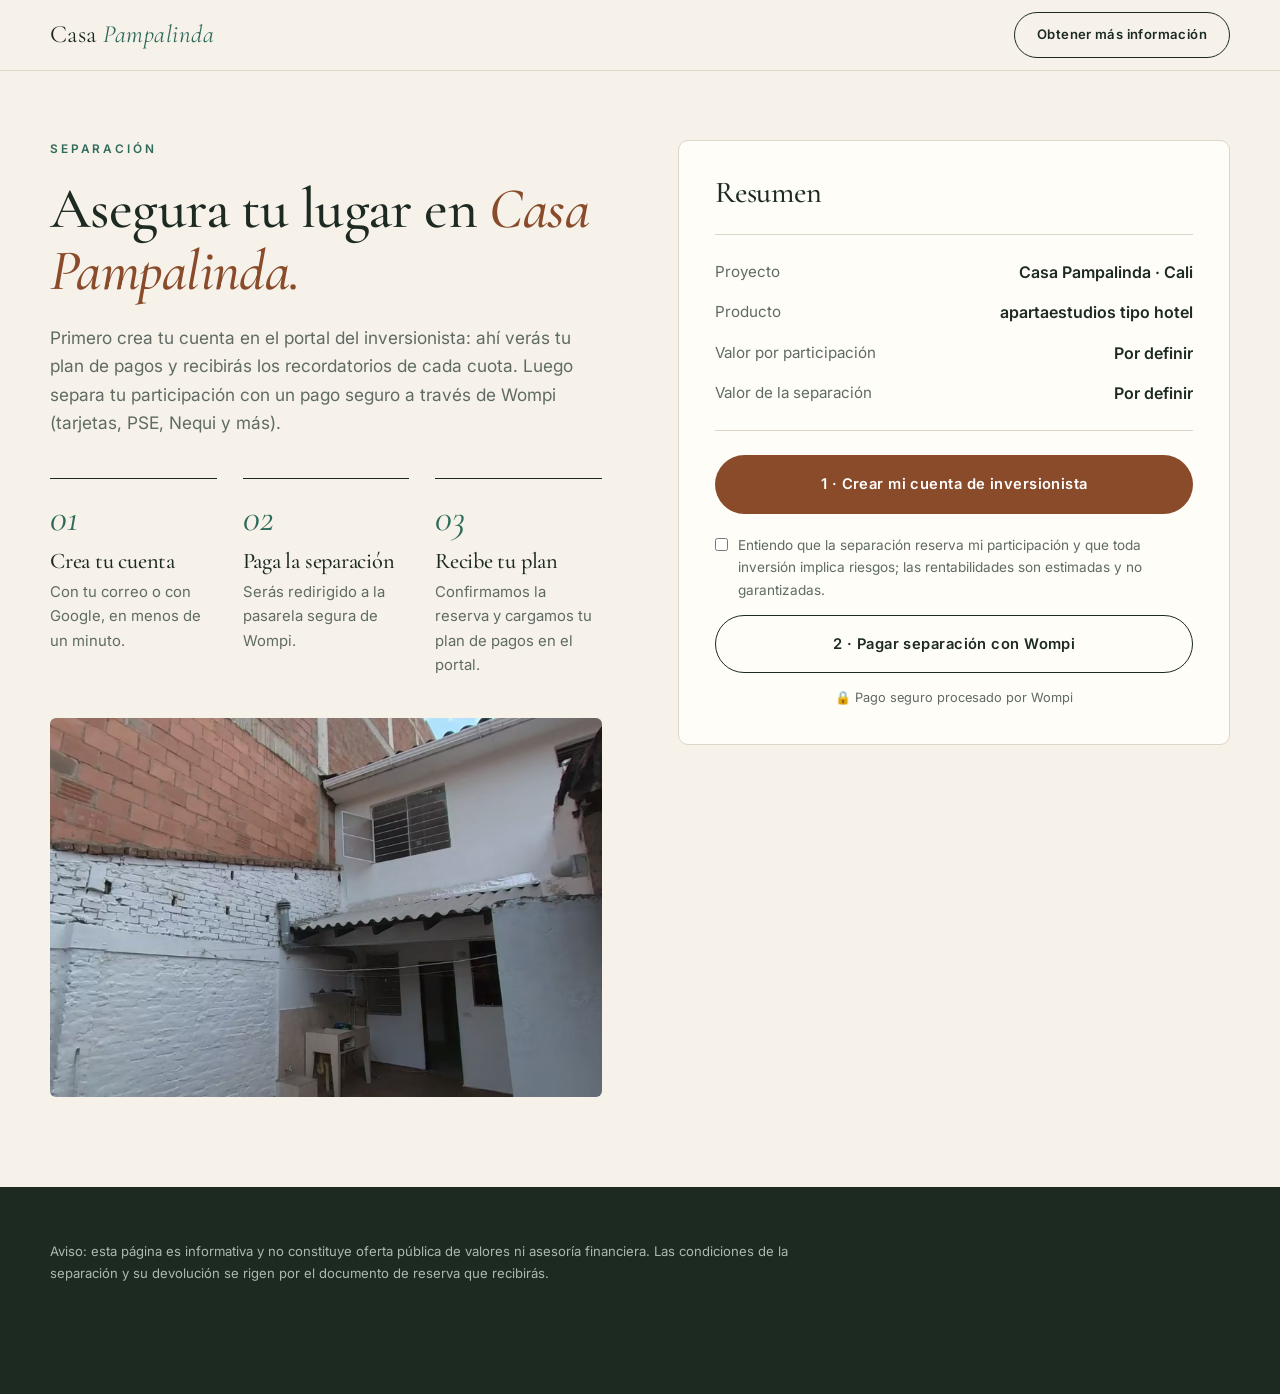
<file: invertir.html>
<!DOCTYPE html>
<html lang="es"><head><meta charset="utf-8"><meta name="viewport" content="width=device-width,initial-scale=1">
<title>Separa tu participación · Casa Pampalinda</title><meta name="description" content="Separación"><meta property="og:title" content="Separa tu participación · Casa Pampalinda"><meta property="og:image" content="assets/patio.jpg">
<link rel="preconnect" href="https://fonts.googleapis.com"><link rel="preconnect" href="https://fonts.gstatic.com" crossorigin><link href="https://fonts.googleapis.com/css2?family=Cormorant+Garamond:ital,wght@0,400;0,500;1,400;1,500&family=Inter:wght@400;500;600&display=swap" rel="stylesheet"><link rel="stylesheet" href="styles.css"></head><body>
<header class="nav solid"><div class="wrap"><a class="brand" href="index.html">Casa <span>Pampalinda</span></a><a class="btn btn-dark btn-ghost" href="index.html#contacto">Obtener más información</a></div></header>
<main class="checkout"><div class="wrap split" style="align-items:start"><div><span class="eyebrow">Separación</span><h2>Asegura tu lugar en <em>Casa Pampalinda.</em></h2>
<p class="lead">Primero crea tu cuenta en el portal del inversionista: ahí verás tu plan de pagos y recibirás los recordatorios de cada cuota. Luego separa tu participación con un pago seguro a través de Wompi (tarjetas, PSE, Nequi y más).</p>
<ol class="steps" style="padding:0;grid-template-columns:1fr 1fr 1fr;margin-top:40px"><li><h3>Crea tu cuenta</h3><p>Con tu correo o con Google, en menos de un minuto.</p></li><li><h3>Paga la separación</h3><p>Serás redirigido a la pasarela segura de Wompi.</p></li><li><h3>Recibe tu plan</h3><p>Confirmamos la reserva y cargamos tu plan de pagos en el portal.</p></li></ol>
<div class="frame wide" style="margin-top:40px"><img src="assets/patio.jpg" alt="Casa Pampalinda"></div></div>
<aside class="summary"><h3 style="font-size:1.9rem">Resumen</h3><dl><dt>Proyecto</dt><dd>Casa Pampalinda · Cali</dd><dt>Producto</dt><dd>apartaestudios tipo hotel</dd><dt>Valor por participación</dt><dd data-cfg="valorParticipacion"></dd><dt>Valor de la separación</dt><dd data-cfg="valorSeparacion"></dd></dl>
<a class="btn btn-primary" data-portal href="#" target="_blank" rel="noopener" style="margin-bottom:12px">1 · Crear mi cuenta de inversionista</a>
<label class="check" style="margin:8px 0 14px"><input type="checkbox" id="ok"> Entiendo que la separación reserva mi participación y que toda inversión implica riesgos; las rentabilidades son estimadas y no garantizadas.</label>
<a class="btn btn-ghost btn-dark" id="pay" href="#">2 · Pagar separación con Wompi</a><div class="wompi-note">🔒 Pago seguro procesado por Wompi</div><div class="msg" id="payMsg" style="margin-top:16px"></div></aside></div></main>
<footer style="margin-top:90px"><div class="wrap"><p>Aviso: esta página es informativa y no constituye oferta pública de valores ni asesoría financiera. Las condiciones de la separación y su devolución se rigen por el documento de reserva que recibirás.</p></div></footer>
<div class="lightbox" id="lb"><img alt=""></div>
<script src="config.js"></script><script>document.addEventListener('DOMContentLoaded',()=>{const C=window.ALAMEDA||{};document.getElementById('pay').addEventListener('click',e=>{e.preventDefault();const m=document.getElementById('payMsg');m.classList.add('on');if(!document.getElementById('ok').checked){m.textContent='Marca la casilla para continuar.';return;}if(!C.wompiLink){m.textContent='El link de pago de Wompi aún no está configurado (config.js → wompiLink).';return;}location.href=C.wompiLink;});});</script><script type="module" src="site.js"></script>
</body></html>
</file>
<file: styles.css>
:root{
  --cream:#f6f2ea; --paper:#fffdf8; --ink:#1d2a22; --muted:#5f6b62;
  --green:#8a4b2a; --green-dark:#33211a; --terra:#2f6b5a; --line:#ddd5c5;
  --serif:"Cormorant Garamond",Georgia,serif; --sans:"Inter",system-ui,sans-serif;
}
*{box-sizing:border-box;margin:0}
html{scroll-behavior:smooth}
body{font-family:var(--sans);color:var(--ink);background:var(--cream);line-height:1.65;-webkit-font-smoothing:antialiased}
img,video{display:block;max-width:100%}
a{color:inherit}
.wrap{width:min(1180px,100% - 40px);margin-inline:auto}
h1,h2,h3{font-family:var(--serif);font-weight:500;line-height:1.08;letter-spacing:-.01em}
h2{font-size:clamp(2.1rem,4.6vw,3.6rem)}
h2 em,h1 em{font-style:italic;color:var(--green)}
.eyebrow{font-size:.74rem;letter-spacing:.24em;text-transform:uppercase;color:var(--terra);font-weight:600;margin-bottom:18px;display:block}
.lead{font-size:1.08rem;color:var(--muted);max-width:60ch}
section{padding:clamp(70px,10vw,130px) 0}

/* Botones */
.btn{display:inline-flex;align-items:center;gap:10px;padding:16px 30px;border-radius:999px;font-weight:600;font-size:.92rem;letter-spacing:.03em;text-decoration:none;border:1px solid transparent;cursor:pointer;transition:.25s;font-family:var(--sans)}
.btn-primary{background:var(--green);color:#fff}
.btn-primary:hover{background:var(--green-dark);transform:translateY(-2px)}
.btn-ghost{border-color:currentColor;color:inherit;background:transparent}
.btn-ghost:hover{background:#fff;color:var(--ink);border-color:#fff}
.btn-dark{border-color:var(--ink)}
.btn-dark:hover{background:var(--ink);color:#fff;border-color:var(--ink)}

/* Nav */
.nav{position:fixed;inset:0 0 auto 0;z-index:50;padding:18px 0;color:#fff;transition:.3s}
.nav.solid{background:rgba(246,242,234,.94);backdrop-filter:blur(10px);color:var(--ink);box-shadow:0 1px 0 var(--line);padding:12px 0}
.nav .wrap{display:flex;align-items:center;justify-content:space-between;gap:20px}
.brand{font-family:var(--serif);font-size:1.55rem;text-decoration:none;letter-spacing:.02em}
.brand span{font-style:italic;color:var(--terra)}
.nav ul{display:flex;gap:30px;list-style:none;padding:0;font-size:.86rem}
.nav ul a{text-decoration:none;opacity:.9}
.nav ul a:hover{opacity:1;text-decoration:underline;text-underline-offset:6px}
.nav .btn{padding:11px 22px;font-size:.82rem}
@media(max-width:860px){.nav ul{display:none}}

/* Hero */
.hero{position:relative;min-height:100svh;display:flex;align-items:flex-end;color:#fff;padding:130px 0 clamp(50px,8vw,90px);overflow:hidden}
.hero-media{position:absolute;inset:0}
.hero-media img,.hero-media video{width:100%;height:100%;object-fit:cover}
.hero-media::after{content:"";position:absolute;inset:0;background:linear-gradient(90deg,rgba(15,25,18,.72) 0%,rgba(15,25,18,.35) 55%,rgba(15,25,18,.05) 100%),linear-gradient(180deg,rgba(15,25,18,.4) 0%,rgba(15,25,18,0) 30%,rgba(15,25,18,.7) 100%)}
.hero .wrap{position:relative}
.hero .eyebrow{color:#a8d8c6}
.hero h1{font-size:clamp(3rem,8.5vw,7rem);max-width:13ch}
.hero h1 em{color:#f1d9b8}
.hero p{max-width:54ch;margin:24px 0 34px;font-size:1.1rem;opacity:.92}
.cta{display:flex;flex-wrap:wrap;gap:14px}
.hero-facts{display:grid;grid-template-columns:repeat(4,auto);gap:clamp(20px,5vw,60px);margin-top:54px;padding-top:26px;border-top:1px solid rgba(255,255,255,.28);width:fit-content}
.hero-facts b{display:block;font-family:var(--serif);font-size:2.2rem;font-weight:500;line-height:1}
.hero-facts small{font-size:.74rem;letter-spacing:.14em;text-transform:uppercase;opacity:.8}
@media(max-width:640px){.hero-facts{grid-template-columns:repeat(2,auto)}}

/* Split */
.split{display:grid;grid-template-columns:1fr 1fr;gap:clamp(30px,6vw,90px);align-items:center}
.split.rev>:first-child{order:2}
.split p+p{margin-top:16px}
.split .lead{margin-top:22px}
.frame{position:relative}
.frame img,.frame video{width:100%;aspect-ratio:4/5;object-fit:cover;border-radius:220px 220px 6px 6px}
.frame.wide img,.frame.wide video{aspect-ratio:16/11;border-radius:6px}
@media(max-width:860px){.split{grid-template-columns:1fr}.split.rev>:first-child{order:0}}

/* Ubicación */
.dark{background:var(--green-dark);color:#f3efe4}
.dark h2 em{color:#f1d9b8}
.dark .lead{color:#d8cdc3}
.dark .eyebrow{color:#a8d8c6}
.cards{display:grid;grid-template-columns:repeat(3,1fr);gap:22px;margin-top:54px}
.card{border:1px solid rgba(255,255,255,.2);border-radius:8px;padding:32px 28px}
.card .n{font-family:var(--serif);font-style:italic;font-size:1.1rem;color:#a8d8c6}
.card h3{font-size:1.7rem;margin:10px 0 12px}
.card p{font-size:.95rem;color:#d8cdc3}
@media(max-width:860px){.cards{grid-template-columns:1fr}}

/* Apartamentos */
.units{display:grid;grid-template-columns:repeat(4,1fr);gap:0;margin-top:50px;border-top:1px solid var(--line);border-left:1px solid var(--line)}
.unit{padding:30px 26px;border-right:1px solid var(--line);border-bottom:1px solid var(--line);background:var(--paper)}
.unit svg{width:30px;height:30px;stroke:var(--green);fill:none;stroke-width:1.4;margin-bottom:16px}
.unit h3{font-size:1.45rem;margin-bottom:6px}
.unit p{font-size:.92rem;color:var(--muted)}
@media(max-width:860px){.units{grid-template-columns:1fr 1fr}}
@media(max-width:520px){.units{grid-template-columns:1fr}}

/* Galería */
.gallery{display:grid;grid-template-columns:repeat(12,1fr);gap:12px;margin-top:50px}
.gallery figure{position:relative;overflow:hidden;border-radius:6px;cursor:zoom-in;grid-column:span 4}
.gallery figure.w6{grid-column:span 6}.gallery figure.w8{grid-column:span 8}
.gallery img{width:100%;height:100%;aspect-ratio:16/10;object-fit:cover;transition:transform .7s}
.gallery figure:hover img{transform:scale(1.05)}
.gallery figcaption{position:absolute;left:14px;bottom:12px;color:#fff;font-size:.78rem;letter-spacing:.1em;text-transform:uppercase;text-shadow:0 1px 8px rgba(0,0,0,.7)}
@media(max-width:760px){.gallery figure,.gallery figure.w6,.gallery figure.w8{grid-column:span 12}}
.lightbox{position:fixed;inset:0;background:rgba(10,15,12,.94);display:none;place-items:center;z-index:100;padding:20px;cursor:zoom-out}
.lightbox.on{display:grid}
.lightbox img{max-height:92vh;border-radius:4px}

/* Inversión */
.figures{display:grid;grid-template-columns:repeat(3,1fr);gap:0;margin-top:50px;border:1px solid var(--line);border-radius:8px;overflow:hidden;background:var(--paper)}
.figures div{padding:34px 30px;border-right:1px solid var(--line);border-bottom:1px solid var(--line)}
.figures small{font-size:.72rem;letter-spacing:.16em;text-transform:uppercase;color:var(--muted)}
.figures b{display:block;font-family:var(--serif);font-weight:500;font-size:clamp(1.5rem,2.6vw,2.2rem);margin-top:8px;line-height:1.15}
.figures b.tbd{color:#a79f8f;font-style:italic}
@media(max-width:760px){.figures{grid-template-columns:1fr}}
.includes{display:grid;grid-template-columns:repeat(3,1fr);gap:26px;margin-top:40px}
.includes li{list-style:none;padding-left:30px;position:relative;font-size:.97rem}
.includes li::before{content:"";position:absolute;left:0;top:.55em;width:16px;height:1px;background:var(--terra)}
.includes b{display:block;font-family:var(--serif);font-size:1.35rem;font-weight:500}
@media(max-width:760px){.includes{grid-template-columns:1fr}}

/* Pasos */
.steps{display:grid;grid-template-columns:repeat(4,1fr);gap:26px;margin-top:50px;counter-reset:s}
.steps li{list-style:none;counter-increment:s;border-top:1px solid var(--ink);padding-top:20px}
.steps li::before{content:"0" counter(s);font-family:var(--serif);font-style:italic;font-size:2.4rem;color:var(--terra);display:block;line-height:1;margin-bottom:12px}
.steps h3{font-size:1.4rem;margin-bottom:6px}
.steps p{font-size:.93rem;color:var(--muted)}
@media(max-width:860px){.steps{grid-template-columns:1fr 1fr}}
@media(max-width:520px){.steps{grid-template-columns:1fr}}

/* Contacto */
.contact{background:var(--paper);border-top:1px solid var(--line)}
form{display:grid;gap:16px}
.row{display:grid;grid-template-columns:1fr 1fr;gap:16px}
@media(max-width:520px){.row{grid-template-columns:1fr}}
label{font-size:.76rem;letter-spacing:.12em;text-transform:uppercase;color:var(--muted);display:grid;gap:8px}
input,select,textarea{font:inherit;font-size:1rem;letter-spacing:0;text-transform:none;color:var(--ink);padding:14px 16px;border:1px solid var(--line);border-radius:6px;background:#fff;width:100%}
input:focus,select:focus,textarea:focus{outline:2px solid var(--green);outline-offset:1px;border-color:transparent}
.check{display:flex;gap:10px;align-items:flex-start;text-transform:none;letter-spacing:0;font-size:.85rem}
.check input{width:auto;margin-top:4px}
.note{font-size:.84rem;color:var(--muted)}
.msg{padding:14px 16px;border-radius:6px;background:#f3ece4;border:1px solid #e0d2c2;font-size:.92rem;display:none}
.msg.on{display:block}

/* Banda CTA */
.band{position:relative;color:#fff;text-align:center;padding:clamp(90px,14vw,170px) 0;overflow:hidden}
.band img{position:absolute;inset:0;width:100%;height:100%;object-fit:cover}
.band::after{content:"";position:absolute;inset:0;background:rgba(20,35,24,.72)}
.band .wrap{position:relative;z-index:1}
.band h2{max-width:18ch;margin:0 auto 30px}
.band h2 em{color:#f1d9b8}
.band .cta{justify-content:center}

footer{background:var(--ink);color:#aeb8ae;padding:54px 0;font-size:.82rem}
footer .brand{color:#fff;display:block;margin-bottom:14px}
footer p{max-width:95ch}
footer p+p{margin-top:10px}

/* Página de separación */
.checkout{padding-top:140px;min-height:100svh}
.summary{background:var(--paper);border:1px solid var(--line);border-radius:10px;padding:36px}
.summary dl{display:grid;grid-template-columns:1fr auto;gap:14px 20px;margin:24px 0;padding:24px 0;border-block:1px solid var(--line)}
.summary dt{color:var(--muted);font-size:.95rem}.summary dd{font-weight:600;text-align:right}
.summary .btn{width:100%;justify-content:center}
.wompi-note{display:flex;align-items:center;gap:8px;justify-content:center;margin-top:14px;font-size:.8rem;color:var(--muted)}

.reveal{opacity:0;transform:translateY(26px);transition:opacity .9s,transform .9s}
.reveal.in{opacity:1;transform:none}
@media(prefers-reduced-motion:reduce){.reveal{opacity:1;transform:none;transition:none}html{scroll-behavior:auto}}

/* Estudio de mercado */
.market table{width:100%;border-collapse:collapse;margin-top:40px;background:var(--paper);border:1px solid var(--line);border-radius:8px;overflow:hidden;font-size:.93rem}
.market th,.market td{padding:14px 18px;text-align:left;border-bottom:1px solid var(--line)}
.market th{font-size:.7rem;letter-spacing:.14em;text-transform:uppercase;color:var(--muted);font-weight:600}
.market td.num,.market th.num{text-align:right;white-space:nowrap;font-variant-numeric:tabular-nums}
.market tr:last-child td{border-bottom:0}
.market .scroll{overflow-x:auto}
.market h3{font-size:1.7rem;margin-top:64px}
.market .src{font-size:.82rem;color:var(--muted);margin-top:14px;max-width:95ch}
.market .src a{color:var(--green)}

/* Página de proyecto */

.viewer{position:relative;height:min(72vh,640px);border-radius:8px;overflow:hidden;border:1px solid var(--line);background:#f3efe8;margin-top:40px}
.viewer .tabs{position:absolute;left:14px;bottom:14px;display:flex;flex-wrap:wrap;gap:8px;z-index:2}
.viewer .tabs button{font:600 .78rem var(--sans);letter-spacing:.06em;padding:9px 16px;border-radius:999px;border:1px solid var(--ink);background:rgba(255,253,248,.9);cursor:pointer}
.viewer .tabs button.on{background:var(--ink);color:#fff}
.viewer .hint{position:absolute;right:14px;top:12px;font-size:.75rem;color:var(--muted);background:rgba(255,253,248,.85);padding:6px 12px;border-radius:999px}
.renders{display:grid;grid-template-columns:repeat(12,1fr);gap:12px;margin-top:40px}
.renders figure{grid-column:span 6;position:relative;border-radius:6px;overflow:hidden;cursor:zoom-in}
.renders figure.w12{grid-column:span 12}.renders figure.w8{grid-column:span 8}.renders figure.w4{grid-column:span 4}
.renders img{width:100%;height:100%;object-fit:cover}
.renders figcaption{position:absolute;left:14px;bottom:12px;color:#fff;font-size:.78rem;letter-spacing:.1em;text-transform:uppercase;text-shadow:0 1px 8px rgba(0,0,0,.8)}
@media(max-width:760px){.renders figure,.renders figure.w8,.renders figure.w4{grid-column:span 12}}
.bars{margin-top:36px;display:grid;gap:10px}
.bar{display:grid;grid-template-columns:minmax(150px,260px) 1fr 64px;gap:14px;align-items:center;font-size:.92rem}
.bar i{display:block;height:10px;border-radius:99px;background:var(--line);position:relative;overflow:hidden}
.bar i::after{content:"";position:absolute;inset:0;width:var(--p);background:var(--green);border-radius:99px}
.bar.b i::after{background:var(--terra)}
.bar span:last-child{text-align:right;font-variant-numeric:tabular-nums;color:var(--muted)}
@media(max-width:560px){.bar{grid-template-columns:1fr 60px}.bar i{grid-column:1/-1;order:3}}
.cols2{display:grid;grid-template-columns:1fr 1fr;gap:clamp(30px,5vw,70px)}
@media(max-width:860px){.cols2{grid-template-columns:1fr}}
.pack{display:grid;grid-template-columns:repeat(3,1fr);gap:22px;margin-top:40px}
.pack>div{background:var(--paper);border:1px solid var(--line);border-radius:8px;padding:30px 26px}
.pack h3{font-size:1.6rem;margin-bottom:6px}.pack small{color:var(--muted);display:block;margin-bottom:14px}
.pack ul{padding-left:18px;font-size:.94rem;display:grid;gap:6px}
@media(max-width:860px){.pack{grid-template-columns:1fr}}
.tag{display:inline-block;font-size:.7rem;letter-spacing:.1em;text-transform:uppercase;padding:3px 9px;border-radius:99px;background:#efe6da;color:var(--green);margin-left:6px}
td.y{color:var(--terra);font-weight:600;text-align:center}td.n{color:#b9b1a3;text-align:center}th.c{text-align:center}

.cloud{display:grid;grid-template-columns:repeat(auto-fit,minmax(240px,1fr));gap:14px;margin-top:40px}.cloud figure{background:#fff;border:1px solid var(--line);border-radius:8px;padding:10px}.cloud img{width:100%;aspect-ratio:1;object-fit:contain}.cloud figcaption{font-size:.8rem;color:var(--muted);padding:6px 4px 0}

/* ===== Captación de leads ===== */
.hero-grid{display:grid;grid-template-columns:minmax(0,1.25fr) minmax(300px,400px);gap:clamp(24px,5vw,70px);align-items:end}
.hero-grid .hero-facts{margin-top:36px}
@media(max-width:960px){.hero-grid{grid-template-columns:1fr}.hero{padding-top:110px}}
form.lead{background:var(--paper);color:var(--ink);border-radius:14px;padding:28px 26px;display:grid;gap:12px;box-shadow:0 24px 60px rgba(0,0,0,.28)}
form.lead h3{font-size:1.75rem;line-height:1.1}form.lead p{font-size:.93rem;color:var(--muted);margin:0 0 4px;max-width:none;opacity:1}
form.lead input:not([type=checkbox]){padding:14px 16px;border:1px solid var(--line);border-radius:8px;font-size:1rem;background:#fff;width:100%}
form.lead .ck{display:flex;gap:9px;font-size:.76rem;color:var(--muted);text-transform:none;letter-spacing:0;line-height:1.4;align-items:flex-start}form.lead .ck input{width:auto;margin-top:3px}
form.lead .btn{justify-content:center;width:100%;font-size:1rem;padding:17px}form.lead small{text-align:center;color:var(--muted);font-size:.76rem}
form.lead .msg{margin:0}
.modal{position:fixed;inset:0;background:rgba(15,20,16,.72);z-index:120;display:none;place-items:center;padding:18px;backdrop-filter:blur(3px)}.modal.on{display:grid}
.modal-box{position:relative;width:min(440px,100%)}.modal-x{position:absolute;right:12px;top:10px;border:0;background:none;font-size:1.1rem;cursor:pointer;color:var(--muted);z-index:2}
.sticky-cta{position:fixed;left:0;right:0;bottom:0;z-index:60;background:rgba(255,253,248,.97);border-top:1px solid var(--line);padding:10px 20px;display:flex;gap:14px;align-items:center;justify-content:center;transform:translateY(110%);transition:.3s;backdrop-filter:blur(8px)}
.sticky-cta.on{transform:none}.sticky-cta span{font-size:.9rem;color:var(--muted)}.sticky-cta .btn{padding:12px 24px}
@media(max-width:640px){.sticky-cta span{display:none}.sticky-cta .btn{width:100%;justify-content:center}}
body{padding-bottom:0}footer{padding-bottom:110px}
.cta-block{background:var(--green-dark);color:#f3efe4;border-radius:14px;padding:clamp(28px,5vw,54px);display:flex;gap:24px;align-items:center;justify-content:space-between;flex-wrap:wrap;margin-top:60px}
.cta-block h3{font-size:clamp(1.6rem,3vw,2.3rem);max-width:22ch}.cta-block p{color:#d8cdc3;margin-top:8px;max-width:50ch}
/* Plano técnico + modelo 3D */
.plano{display:grid;grid-template-columns:repeat(auto-fit,minmax(320px,1fr));gap:14px;margin-top:40px}.plano figure{background:#fff;border:1px solid var(--line);border-radius:8px;padding:8px;cursor:zoom-in}.plano img{width:100%}
.plano figcaption{font-size:.8rem;color:var(--muted);padding:6px 4px 2px}
</file>
